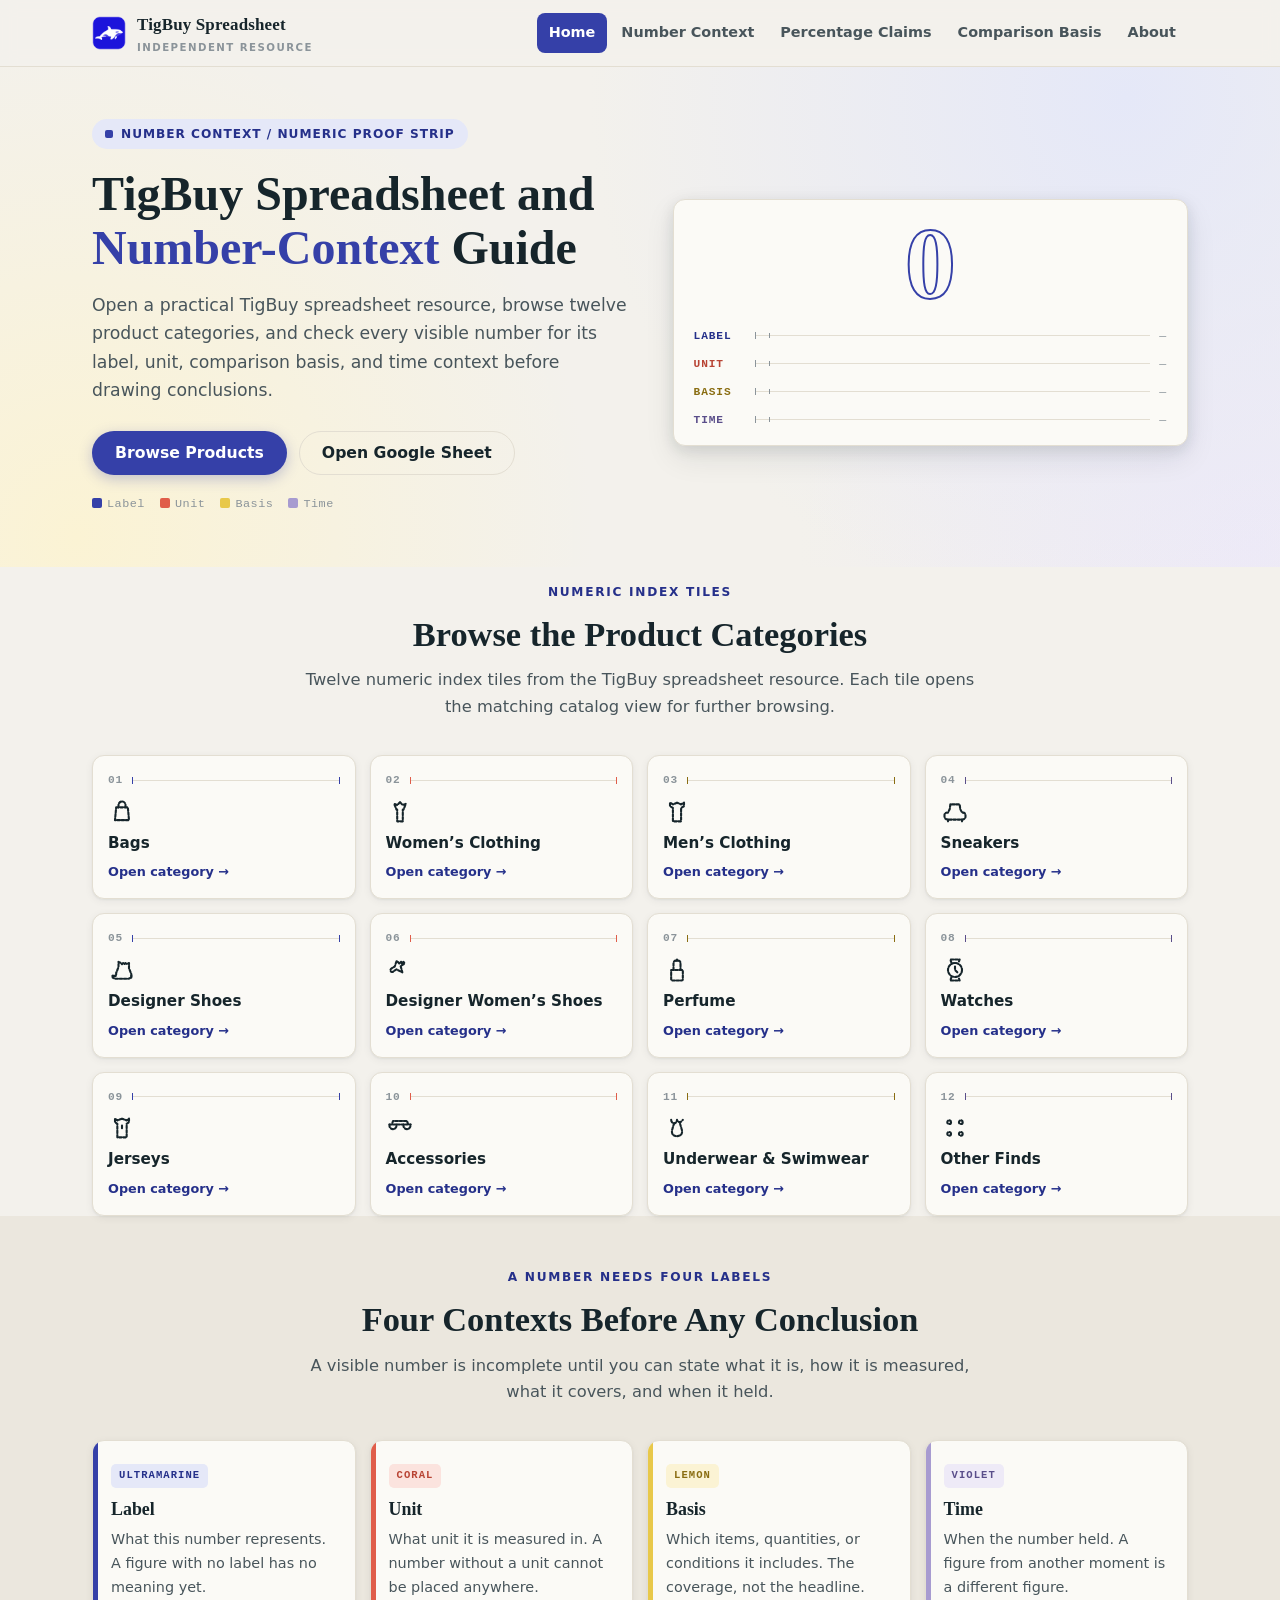
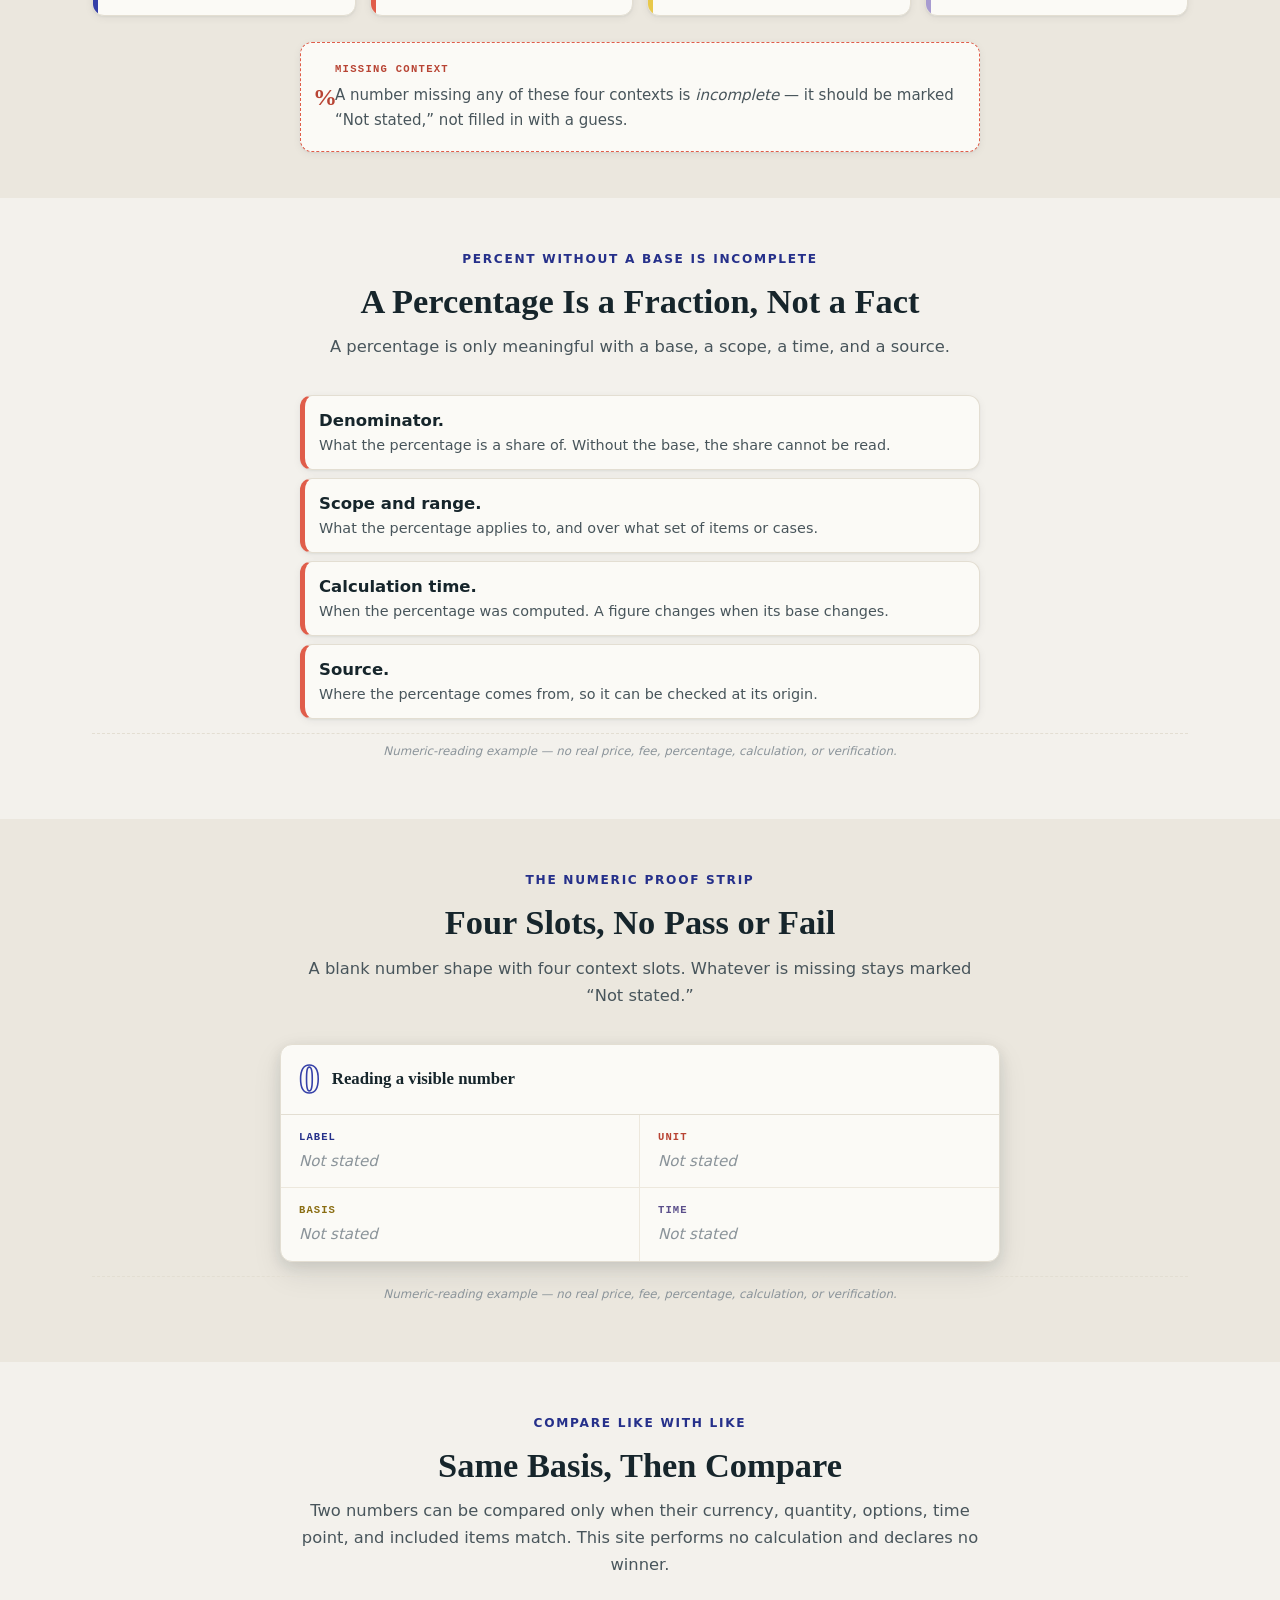
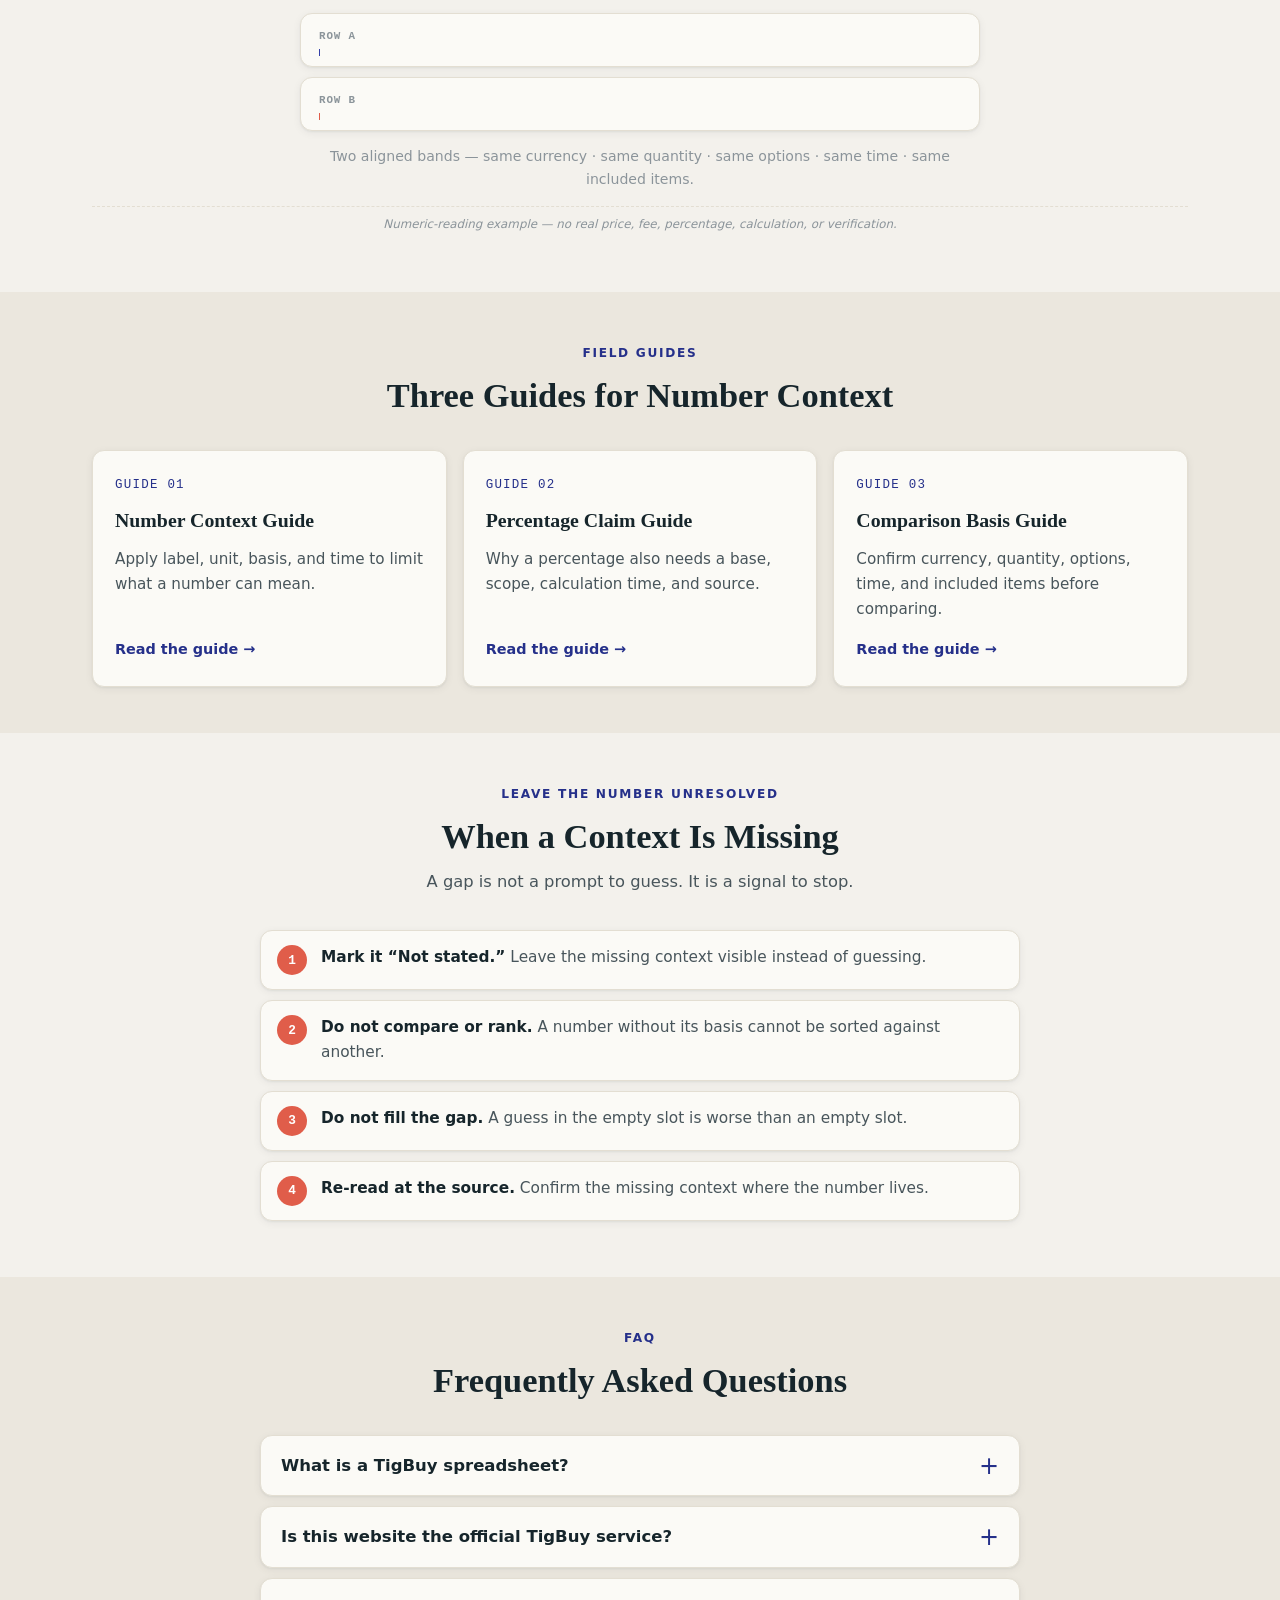
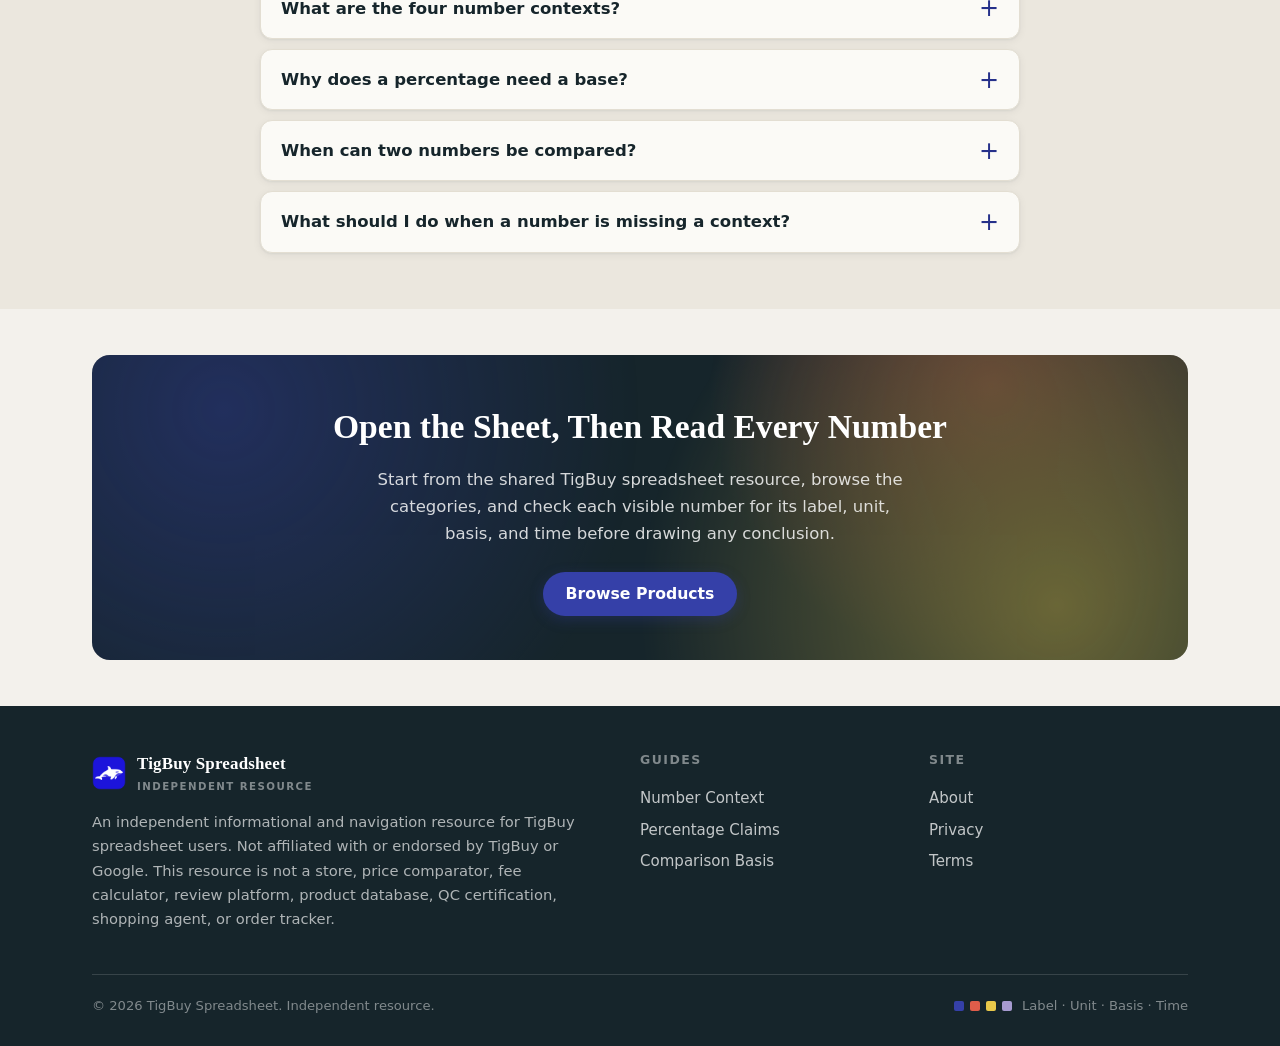
<file: index.html>
<!DOCTYPE html>
<html lang="en">
<head>
  <meta charset="UTF-8">
  <meta name="viewport" content="width=device-width, initial-scale=1.0">
  <script charset="UTF-8" id="LA_COLLECT" src="//sdk.51.la/js-sdk-pro.min.js"></script>
  <script>LA.init({id:"3R7KyZ6nqq0NWQsc",ck:"3R7KyZ6nqq0NWQsc"})</script>
  <meta name="google-site-verification" content="XJH5bWyu3Ub_fdbfXnCgktieLxeAN7sLbtjSL6n2SaM" />
  <title>TigBuy Spreadsheet &amp; Number-Context Guide | Independent</title>
  <meta name="description" content="Open a practical TigBuy spreadsheet resource, browse categories, and check every number for its label, unit, comparison basis, and time context.">
  <link rel="canonical" href="https://repglide.github.io/tigbuy-spreadsheet/">
  <link rel="icon" type="image/png" href="./assets/images/favicon.png">
  <link rel="stylesheet" href="./assets/css/styles.css">

  <!-- Open Graph / Twitter -->
  <meta property="og:type" content="website">
  <meta property="og:url" content="https://repglide.github.io/tigbuy-spreadsheet/">
  <meta property="og:title" content="TigBuy Spreadsheet &amp; Number-Context Guide | Independent">
  <meta property="og:description" content="Open a practical TigBuy spreadsheet resource, browse categories, and check every number for its label, unit, comparison basis, and time context.">
  <meta name="twitter:card" content="summary">
  <meta name="twitter:title" content="TigBuy Spreadsheet &amp; Number-Context Guide | Independent">
  <meta name="twitter:description" content="Open a practical TigBuy spreadsheet resource, browse categories, and check every number for its label, unit, comparison basis, and time context.">

  <!-- JSON-LD Structured Data -->
  <script type="application/ld+json">
  {
    "@context": "https://schema.org",
    "@graph": [
      {
        "@type": "WebSite",
        "@id": "https://repglide.github.io/tigbuy-spreadsheet/#website",
        "url": "https://repglide.github.io/tigbuy-spreadsheet/",
        "name": "TigBuy Spreadsheet & Number-Context Guide",
        "description": "Independent directory and informational guide for TigBuy spreadsheet users, built around number context: label, unit, comparison basis, and time."
      },
      {
        "@type": "WebPage",
        "@id": "https://repglide.github.io/tigbuy-spreadsheet/#webpage",
        "url": "https://repglide.github.io/tigbuy-spreadsheet/",
        "name": "TigBuy Spreadsheet and Number-Context Guide",
        "isPartOf": { "@id": "https://repglide.github.io/tigbuy-spreadsheet/#website" },
        "description": "Open a practical TigBuy spreadsheet resource, browse categories, and check every number for its label, unit, comparison basis, and time context."
      },
      {
        "@type": "FAQPage",
        "mainEntity": [
          {
            "@type": "Question",
            "name": "What is a TigBuy spreadsheet?",
            "acceptedAnswer": {
              "@type": "Answer",
              "text": "A TigBuy spreadsheet is a shared document that compiles listing references, category groupings, and product links for use with agent shopping services. It is a pointer to browse and re-check, not an official, live, or complete product catalog."
            }
          },
          {
            "@type": "Question",
            "name": "Is this website the official TigBuy service?",
            "acceptedAnswer": {
              "@type": "Answer",
              "text": "No. This website is an independent informational and navigation resource. It is not affiliated with, endorsed by, or operated by TigBuy or Google."
            }
          },
          {
            "@type": "Question",
            "name": "What are the four number contexts?",
            "acceptedAnswer": {
              "@type": "Answer",
              "text": "Label says what the number represents, Unit says how it is measured, Basis says which items, quantities, or conditions it includes, and Time says when it held. A number missing any of these is incomplete."
            }
          },
          {
            "@type": "Question",
            "name": "Why does a percentage need a base?",
            "acceptedAnswer": {
              "@type": "Answer",
              "text": "A percentage is only meaningful with a denominator, a scope or range it applies to, the time it was calculated, and its source. Without a base, a percentage is incomplete and cannot be ranked."
            }
          },
          {
            "@type": "Question",
            "name": "When can two numbers be compared?",
            "acceptedAnswer": {
              "@type": "Answer",
              "text": "Only when their currency, quantity, options, time point, and included items all match. Numbers that differ in any of these cannot be directly sorted or ranked."
            }
          },
          {
            "@type": "Question",
            "name": "What should I do when a number is missing a context?",
            "acceptedAnswer": {
              "@type": "Answer",
              "text": "Leave it unresolved and mark the missing context as not stated. Do not fill in the gap with a guess, and do not compare or rank the number until its contexts are known."
            }
          }
        ]
      }
    ]
  }
  </script>
</head>
<body>
  <a href="#main-content" class="skip-link">Skip to main content</a>

  <!-- Header -->
  <header class="site-header">
    <div class="container header-inner">
      <a href="./index.html" class="brand" aria-label="TigBuy Spreadsheet Home">
        <img src="./assets/images/logo.png" alt="TigBuy logo" width="34" height="34">
        <span class="brand-name">TigBuy Spreadsheet<small>Independent Resource</small></span>
      </a>
      <button class="mobile-nav-toggle" aria-expanded="false" aria-label="Toggle navigation menu">
        <svg viewBox="0 0 24 24" fill="none" stroke="currentColor" stroke-width="2" width="22" height="22"><line x1="3" y1="6" x2="21" y2="6"></line><line x1="3" y1="12" x2="21" y2="12"></line><line x1="3" y1="18" x2="21" y2="18"></line></svg>
      </button>
      <nav class="main-nav" aria-label="Primary Navigation">
        <ul>
          <li><a href="./index.html" class="active">Home</a></li>
          <li><a href="./number-context-guide/">Number Context</a></li>
          <li><a href="./percentage-claim-guide/">Percentage Claims</a></li>
          <li><a href="./comparison-basis-guide/">Comparison Basis</a></li>
          <li><a href="./about/">About</a></li>
        </ul>
      </nav>
    </div>
  </header>

  <main id="main-content">
    <!-- Hero -->
    <section class="hero-section">
      <div class="container hero-grid">
        <div>
          <span class="hero-badge">Number Context / Numeric Proof Strip</span>
          <h1 class="hero-title">TigBuy Spreadsheet and <em>Number-Context</em> Guide</h1>
          <p class="hero-description">Open a practical TigBuy spreadsheet resource, browse twelve product categories, and check every visible number for its label, unit, comparison basis, and time context before drawing conclusions.</p>
          <div class="hero-actions">
            <a href="https://repglide.com/?agent=tigbuy" class="btn btn-primary" target="_blank" rel="nofollow noopener">Browse Products</a>
            <a href="https://docs.google.com/spreadsheets/d/1qA8SBpkVlHDbQg7f95CUoy2KGqA7FH01/edit?usp=sharing&amp;ouid=102900013243329745539&amp;rtpof=true&amp;sd=true" class="btn btn-ghost" target="_blank" rel="noopener">Open Google Sheet</a>
          </div>
          <p class="hero-ctx-note"><span style="background:var(--ultra)"></span>Label&nbsp;&nbsp;<span style="background:var(--coral)"></span>Unit&nbsp;&nbsp;<span style="background:var(--lemon)"></span>Basis&nbsp;&nbsp;<span style="background:var(--violet)"></span>Time</p>
        </div>
        <div class="hero-visual" aria-hidden="true">
          <div class="hero-strip">
            <div class="big-num">0</div>
            <div class="ctx-lines">
              <div class="ctx-line"><span class="ctx-label c-label">Label</span><span class="ctx-baseline"></span><span class="ctx-gap">—</span></div>
              <div class="ctx-line"><span class="ctx-label c-unit">Unit</span><span class="ctx-baseline"></span><span class="ctx-gap">—</span></div>
              <div class="ctx-line"><span class="ctx-label c-basis">Basis</span><span class="ctx-baseline"></span><span class="ctx-gap">—</span></div>
              <div class="ctx-line"><span class="ctx-label c-time">Time</span><span class="ctx-baseline"></span><span class="ctx-gap">—</span></div>
            </div>
          </div>
        </div>
      </div>
    </section>

    <!-- Product Categories (immediately after Hero) -->
    <section class="categories-section" id="categories" aria-labelledby="cat-heading">
      <div class="container">
        <div class="section-header">
          <span class="eyebrow">Numeric Index Tiles</span>
          <h2 class="section-title" id="cat-heading">Browse the Product Categories</h2>
          <p class="section-lead">Twelve numeric index tiles from the TigBuy spreadsheet resource. Each tile opens the matching catalog view for further browsing.</p>
        </div>

        <div class="tile-grid">
          <a class="index-tile" href="https://repglide.com/category/bags?agent=tigbuy" target="_blank" rel="nofollow noopener">
            <span class="tile-top"><span class="tile-num">01</span><span class="tile-tick t1"></span></span>
            <span class="tile-icon" aria-hidden="true"><svg viewBox="0 0 24 24" fill="none" stroke="currentColor" stroke-width="1.8" stroke-linecap="round" stroke-linejoin="round" stroke-dasharray="2.2 1.4"><path d="M7 8h10l1 11H6L7 8Z"/><path d="M9 8V6a3 3 0 0 1 6 0v2"/></svg></span>
            <span class="tile-name">Bags</span>
            <span class="tile-arrow">Open category →</span>
          </a>
          <a class="index-tile" href="https://repglide.com/category/womens-clothing?agent=tigbuy" target="_blank" rel="nofollow noopener">
            <span class="tile-top"><span class="tile-num">02</span><span class="tile-tick t2"></span></span>
            <span class="tile-icon" aria-hidden="true"><svg viewBox="0 0 24 24" fill="none" stroke="currentColor" stroke-width="1.8" stroke-linecap="round" stroke-linejoin="round" stroke-dasharray="2.2 1.4"><path d="M12 3.5 9.8 6 7 5l2 5h.6V20h4.8V10H15l2-5-2.8 1L12 3.5Z"/></svg></span>
            <span class="tile-name">Women&rsquo;s Clothing</span>
            <span class="tile-arrow">Open category →</span>
          </a>
          <a class="index-tile" href="https://repglide.com/category/mens-clothing?agent=tigbuy" target="_blank" rel="nofollow noopener">
            <span class="tile-top"><span class="tile-num">03</span><span class="tile-tick t3"></span></span>
            <span class="tile-icon" aria-hidden="true"><svg viewBox="0 0 24 24" fill="none" stroke="currentColor" stroke-width="1.8" stroke-linecap="round" stroke-linejoin="round" stroke-dasharray="2.2 1.4"><path d="M12 4 8.5 5.5 6 4v3l2.5 1.5V20h7V8.5L18 7V4l-2.5 1.5L12 4Z"/></svg></span>
            <span class="tile-name">Men&rsquo;s Clothing</span>
            <span class="tile-arrow">Open category →</span>
          </a>
          <a class="index-tile" href="https://repglide.com/category/sneakers?agent=tigbuy" target="_blank" rel="nofollow noopener">
            <span class="tile-top"><span class="tile-num">04</span><span class="tile-tick t4"></span></span>
            <span class="tile-icon" aria-hidden="true"><svg viewBox="0 0 24 24" fill="none" stroke="currentColor" stroke-width="1.8" stroke-linecap="round" stroke-linejoin="round" stroke-dasharray="2.2 1.4"><path d="M3 16v-1.5c0-1 1-2 2-2h1l1.5-3L8 5.5h8l.5 4L18 12.5h1c1 0 2 1 2 2V16c0 1.5-1.5 2.5-3 2.5H6c-1.5 0-3-1-3-2.5Z"/><path d="M6 18.5V20M18 18.5V20"/></svg></span>
            <span class="tile-name">Sneakers</span>
            <span class="tile-arrow">Open category →</span>
          </a>
          <a class="index-tile" href="https://repglide.com/category/designer-shoes?agent=tigbuy" target="_blank" rel="nofollow noopener">
            <span class="tile-top"><span class="tile-num">05</span><span class="tile-tick t1"></span></span>
            <span class="tile-icon" aria-hidden="true"><svg viewBox="0 0 24 24" fill="none" stroke="currentColor" stroke-width="1.8" stroke-linecap="round" stroke-linejoin="round" stroke-dasharray="2.2 1.4"><path d="M4 17c0 1.5 1.5 2.5 3 2.5h10c1.5 0 3-1 3-2.5v-1.5l-2-5V6l-2 1-1-1-1 1-1-1-1 1-1-1-2-1v4.5l-2 5V17Z"/><path d="M4 17v1.5M20 17v1.5"/></svg></span>
            <span class="tile-name">Designer Shoes</span>
            <span class="tile-arrow">Open category →</span>
          </a>
          <a class="index-tile" href="https://repglide.com/category/designer-womens-shoes?agent=tigbuy" target="_blank" rel="nofollow noopener">
            <span class="tile-top"><span class="tile-num">06</span><span class="tile-tick t2"></span></span>
            <span class="tile-icon" aria-hidden="true"><svg viewBox="0 0 24 24" fill="none" stroke="currentColor" stroke-width="1.8" stroke-linecap="round" stroke-linejoin="round" stroke-dasharray="2.2 1.4"><path d="M9 4.5 7.5 9 5 10.5c-1 .5-1.5 1.5-1 2.5s2 1 2.5 0L9 11.5 14 14l-1.5-5.5L16 6.5 15 5l-1.5 1.5L13 5l-1.5 1.5L10 5 9 4.5Z"/></svg></span>
            <span class="tile-name">Designer Women&rsquo;s Shoes</span>
            <span class="tile-arrow">Open category →</span>
          </a>
          <a class="index-tile" href="https://repglide.com/category/perfume?agent=tigbuy" target="_blank" rel="nofollow noopener">
            <span class="tile-top"><span class="tile-num">07</span><span class="tile-tick t3"></span></span>
            <span class="tile-icon" aria-hidden="true"><svg viewBox="0 0 24 24" fill="none" stroke="currentColor" stroke-width="1.8" stroke-linecap="round" stroke-linejoin="round" stroke-dasharray="2.2 1.4"><path d="M9 12V6a2 2 0 0 1 2-2h2a2 2 0 0 1 2 2v6"/><path d="M7 12h10v8a1 1 0 0 1-1 1H8a1 1 0 0 1-1-1v-8Z"/><path d="M12 4V3"/></svg></span>
            <span class="tile-name">Perfume</span>
            <span class="tile-arrow">Open category →</span>
          </a>
          <a class="index-tile" href="https://repglide.com/category/watches?agent=tigbuy" target="_blank" rel="nofollow noopener">
            <span class="tile-top"><span class="tile-num">08</span><span class="tile-tick t4"></span></span>
            <span class="tile-icon" aria-hidden="true"><svg viewBox="0 0 24 24" fill="none" stroke="currentColor" stroke-width="1.8" stroke-linecap="round" stroke-linejoin="round" stroke-dasharray="2.2 1.4"><circle cx="12" cy="12" r="6"/><path d="M12 9v3l2 2"/><path d="M9 6 8 3h8l-1 3"/><path d="M9 18l-1 3h8l-1-3"/></svg></span>
            <span class="tile-name">Watches</span>
            <span class="tile-arrow">Open category →</span>
          </a>
          <a class="index-tile" href="https://repglide.com/category/jerseys?agent=tigbuy" target="_blank" rel="nofollow noopener">
            <span class="tile-top"><span class="tile-num">09</span><span class="tile-tick t1"></span></span>
            <span class="tile-icon" aria-hidden="true"><svg viewBox="0 0 24 24" fill="none" stroke="currentColor" stroke-width="1.8" stroke-linecap="round" stroke-linejoin="round" stroke-dasharray="2.2 1.4"><path d="M12 4 8 5.5 6 4v3l2 1.5V20h8V8.5L18 7V4l-2 1.5L12 4Z"/><path d="M12 10v3"/></svg></span>
            <span class="tile-name">Jerseys</span>
            <span class="tile-arrow">Open category →</span>
          </a>
          <a class="index-tile" href="https://repglide.com/category/accessories?agent=tigbuy" target="_blank" rel="nofollow noopener">
            <span class="tile-top"><span class="tile-num">10</span><span class="tile-tick t2"></span></span>
            <span class="tile-icon" aria-hidden="true"><svg viewBox="0 0 24 24" fill="none" stroke="currentColor" stroke-width="1.8" stroke-linecap="round" stroke-linejoin="round" stroke-dasharray="2.2 1.4"><path d="M3 9h2l1-3h12l1 3h2"/><path d="M3 9v1a3 3 0 0 0 6 0V9"/><path d="M15 9v1a3 3 0 0 0 6 0V9"/><path d="M6 9h12"/></svg></span>
            <span class="tile-name">Accessories</span>
            <span class="tile-arrow">Open category →</span>
          </a>
          <a class="index-tile" href="https://repglide.com/category/underwear-swimwear?agent=tigbuy" target="_blank" rel="nofollow noopener">
            <span class="tile-top"><span class="tile-num">11</span><span class="tile-tick t3"></span></span>
            <span class="tile-icon" aria-hidden="true"><svg viewBox="0 0 24 24" fill="none" stroke="currentColor" stroke-width="1.8" stroke-linecap="round" stroke-linejoin="round" stroke-dasharray="2.2 1.4"><path d="M7 5c0 2 1.5 3 2.5 3S12 7 12 5c0 1 1.5 2 2.5 2S17 5 17 5"/><path d="M9.5 8 8 13c-1 3 0 6 4 6s5-3 4-6l-1.5-5"/></svg></span>
            <span class="tile-name">Underwear &amp; Swimwear</span>
            <span class="tile-arrow">Open category →</span>
          </a>
          <a class="index-tile" href="https://repglide.com/category/other?agent=tigbuy" target="_blank" rel="nofollow noopener">
            <span class="tile-top"><span class="tile-num">12</span><span class="tile-tick t4"></span></span>
            <span class="tile-icon" aria-hidden="true"><svg viewBox="0 0 24 24" fill="none" stroke="currentColor" stroke-width="1.8" stroke-linecap="round" stroke-linejoin="round" stroke-dasharray="2.2 1.4"><circle cx="7" cy="7" r="1.6"/><circle cx="17" cy="7" r="1.6"/><circle cx="7" cy="17" r="1.6"/><circle cx="17" cy="17" r="1.6"/></svg></span>
            <span class="tile-name">Other Finds</span>
            <span class="tile-arrow">Open category →</span>
          </a>
        </div>
      </div>
    </section>

    <!-- A Number Needs Four Labels -->
    <section class="section section-alt" id="contexts" aria-labelledby="ctx-heading">
      <div class="container">
        <div class="section-header">
          <span class="eyebrow">A Number Needs Four Labels</span>
          <h2 class="section-title" id="ctx-heading">Four Contexts Before Any Conclusion</h2>
          <p class="section-lead">A visible number is incomplete until you can state what it is, how it is measured, what it covers, and when it held.</p>
        </div>

        <div class="ctx-grid">
          <div class="ctx-card c-label">
            <span class="ctx-notch" aria-hidden="true"></span>
            <span class="ctx-tag">Ultramarine</span>
            <h3>Label</h3>
            <p>What this number represents. A figure with no label has no meaning yet.</p>
          </div>
          <div class="ctx-card c-unit">
            <span class="ctx-notch" aria-hidden="true"></span>
            <span class="ctx-tag">Coral</span>
            <h3>Unit</h3>
            <p>What unit it is measured in. A number without a unit cannot be placed anywhere.</p>
          </div>
          <div class="ctx-card c-basis">
            <span class="ctx-notch" aria-hidden="true"></span>
            <span class="ctx-tag">Lemon</span>
            <h3>Basis</h3>
            <p>Which items, quantities, or conditions it includes. The coverage, not the headline.</p>
          </div>
          <div class="ctx-card c-time">
            <span class="ctx-notch" aria-hidden="true"></span>
            <span class="ctx-tag">Violet</span>
            <h3>Time</h3>
            <p>When the number held. A figure from another moment is a different figure.</p>
          </div>
        </div>

        <div class="percent-note" style="margin-top:26px;">
          <span class="pn-label">Missing context</span>
          <p>A number missing any of these four contexts is <em>incomplete</em> — it should be marked &ldquo;Not stated,&rdquo; not filled in with a guess.</p>
        </div>
      </div>
    </section>

    <!-- Percent Without a Base Is Incomplete -->
    <section class="section" id="percent" aria-labelledby="pc-heading">
      <div class="container">
        <div class="section-header">
          <span class="eyebrow">Percent Without a Base Is Incomplete</span>
          <h2 class="section-title" id="pc-heading">A Percentage Is a Fraction, Not a Fact</h2>
          <p class="section-lead">A percentage is only meaningful with a base, a scope, a time, and a source.</p>
        </div>
        <ul class="percent-list">
          <li><div><strong>Denominator.</strong><p>What the percentage is a share of. Without the base, the share cannot be read.</p></div></li>
          <li><div><strong>Scope and range.</strong><p>What the percentage applies to, and over what set of items or cases.</p></div></li>
          <li><div><strong>Calculation time.</strong><p>When the percentage was computed. A figure changes when its base changes.</p></div></li>
          <li><div><strong>Source.</strong><p>Where the percentage comes from, so it can be checked at its origin.</p></div></li>
        </ul>
        <p class="example-flag" style="display:block;text-align:center;">Numeric-reading example — no real price, fee, percentage, calculation, or verification.</p>
      </div>
    </section>

    <!-- The Numeric Proof Strip -->
    <section class="section section-alt" id="proof-strip" aria-labelledby="ps-heading">
      <div class="container">
        <div class="section-header">
          <span class="eyebrow">The Numeric Proof Strip</span>
          <h2 class="section-title" id="ps-heading">Four Slots, No Pass or Fail</h2>
          <p class="section-lead">A blank number shape with four context slots. Whatever is missing stays marked &ldquo;Not stated.&rdquo;</p>
        </div>

        <div class="proof-strip">
          <div class="ps-head"><span class="strip-num">0</span><h3>Reading a visible number</h3></div>
          <div class="strip-slots">
            <div class="slot s-label"><span class="slot-label">Label</span><span class="slot-value missing">Not stated</span></div>
            <div class="slot s-unit"><span class="slot-label">Unit</span><span class="slot-value missing">Not stated</span></div>
            <div class="slot s-basis"><span class="slot-label">Basis</span><span class="slot-value missing">Not stated</span></div>
            <div class="slot s-time"><span class="slot-label">Time</span><span class="slot-value missing">Not stated</span></div>
          </div>
        </div>
        <p class="example-flag" style="display:block;text-align:center;">Numeric-reading example — no real price, fee, percentage, calculation, or verification.</p>
      </div>
    </section>

    <!-- Compare Like With Like -->
    <section class="section" id="compare" aria-labelledby="cmp-heading">
      <div class="container">
        <div class="section-header">
          <span class="eyebrow">Compare Like With Like</span>
          <h2 class="section-title" id="cmp-heading">Same Basis, Then Compare</h2>
          <p class="section-lead">Two numbers can be compared only when their currency, quantity, options, time point, and included items match. This site performs no calculation and declares no winner.</p>
        </div>

        <div class="comparison">
          <div class="comp-rail rail-a"><span class="comp-tag">Row A</span><span class="comp-line"></span></div>
          <div class="comp-rail rail-b"><span class="comp-tag">Row B</span><span class="comp-line"></span></div>
          <p class="comp-note">Two aligned bands — same currency · same quantity · same options · same time · same included items.</p>
        </div>
        <p class="example-flag" style="display:block;text-align:center;">Numeric-reading example — no real price, fee, percentage, calculation, or verification.</p>
      </div>
    </section>

    <!-- Guide entries -->
    <section class="section section-alt" id="guides" aria-labelledby="guides-heading">
      <div class="container">
        <div class="section-header">
          <span class="eyebrow">Field Guides</span>
          <h2 class="section-title" id="guides-heading">Three Guides for Number Context</h2>
        </div>
        <div class="guide-grid">
          <a class="guide-card" href="./number-context-guide/">
            <span class="guide-num">GUIDE 01</span>
            <h3>Number Context Guide</h3>
            <p>Apply label, unit, basis, and time to limit what a number can mean.</p>
            <span class="guide-cta">Read the guide →</span>
          </a>
          <a class="guide-card" href="./percentage-claim-guide/">
            <span class="guide-num">GUIDE 02</span>
            <h3>Percentage Claim Guide</h3>
            <p>Why a percentage also needs a base, scope, calculation time, and source.</p>
            <span class="guide-cta">Read the guide →</span>
          </a>
          <a class="guide-card" href="./comparison-basis-guide/">
            <span class="guide-num">GUIDE 03</span>
            <h3>Comparison Basis Guide</h3>
            <p>Confirm currency, quantity, options, time, and included items before comparing.</p>
            <span class="guide-cta">Read the guide →</span>
          </a>
        </div>
      </div>
    </section>

    <!-- Leave the Number Unresolved -->
    <section class="section" id="unresolved" aria-labelledby="ur-heading">
      <div class="container">
        <div class="section-header">
          <span class="eyebrow">Leave the Number Unresolved</span>
          <h2 class="section-title" id="ur-heading">When a Context Is Missing</h2>
          <p class="section-lead">A gap is not a prompt to guess. It is a signal to stop.</p>
        </div>
        <ul class="log-list">
          <li><span class="log-flag">1</span><p><strong>Mark it &ldquo;Not stated.&rdquo;</strong> Leave the missing context visible instead of guessing.</p></li>
          <li><span class="log-flag">2</span><p><strong>Do not compare or rank.</strong> A number without its basis cannot be sorted against another.</p></li>
          <li><span class="log-flag">3</span><p><strong>Do not fill the gap.</strong> A guess in the empty slot is worse than an empty slot.</p></li>
          <li><span class="log-flag">4</span><p><strong>Re-read at the source.</strong> Confirm the missing context where the number lives.</p></li>
        </ul>
      </div>
    </section>

    <!-- FAQ -->
    <section class="section section-alt" id="faq" aria-labelledby="faq-heading">
      <div class="container">
        <div class="section-header">
          <span class="eyebrow">FAQ</span>
          <h2 class="section-title" id="faq-heading">Frequently Asked Questions</h2>
        </div>
        <div class="faq-list">
          <details class="faq-item">
            <summary>What is a TigBuy spreadsheet?</summary>
            <div class="faq-body"><p>A TigBuy spreadsheet is a shared document that compiles listing references, category groupings, and product links for use with agent shopping services. It is a pointer to browse and re-check, not an official, live, or complete product catalog.</p></div>
          </details>
          <details class="faq-item">
            <summary>Is this website the official TigBuy service?</summary>
            <div class="faq-body"><p>No. This website is an independent informational and navigation resource. It is not affiliated with, endorsed by, or operated by TigBuy or Google.</p></div>
          </details>
          <details class="faq-item">
            <summary>What are the four number contexts?</summary>
            <div class="faq-body"><p>Label says what the number represents, Unit says how it is measured, Basis says which items, quantities, or conditions it includes, and Time says when it held. A number missing any of these is incomplete.</p></div>
          </details>
          <details class="faq-item">
            <summary>Why does a percentage need a base?</summary>
            <div class="faq-body"><p>A percentage is only meaningful with a denominator, a scope or range it applies to, the time it was calculated, and its source. Without a base, a percentage is incomplete and cannot be ranked.</p></div>
          </details>
          <details class="faq-item">
            <summary>When can two numbers be compared?</summary>
            <div class="faq-body"><p>Only when their currency, quantity, options, time point, and included items all match. Numbers that differ in any of these cannot be directly sorted or ranked.</p></div>
          </details>
          <details class="faq-item">
            <summary>What should I do when a number is missing a context?</summary>
            <div class="faq-body"><p>Leave it unresolved and mark the missing context as not stated. Do not fill in the gap with a guess, and do not compare or rank the number until its contexts are known.</p></div>
          </details>
        </div>
      </div>
    </section>

    <!-- Final CTA -->
    <section class="section" aria-labelledby="cta-heading">
      <div class="container">
        <div class="final-cta">
          <h2 id="cta-heading">Open the Sheet, Then Read Every Number</h2>
          <p>Start from the shared TigBuy spreadsheet resource, browse the categories, and check each visible number for its label, unit, basis, and time before drawing any conclusion.</p>
          <a href="https://repglide.com/?agent=tigbuy" class="btn btn-primary" target="_blank" rel="nofollow noopener">Browse Products</a>
        </div>
      </div>
    </section>
  </main>

  <!-- Footer -->
  <footer class="site-footer">
    <div class="container">
      <div class="footer-grid">
        <div class="footer-brand">
          <a href="./index.html" class="brand" aria-label="TigBuy Spreadsheet Home">
            <img src="./assets/images/logo.png" alt="TigBuy logo" width="30" height="30">
            <span class="brand-name">TigBuy Spreadsheet<small>Independent Resource</small></span>
          </a>
          <p>An independent informational and navigation resource for TigBuy spreadsheet users. Not affiliated with or endorsed by TigBuy or Google. This resource is not a store, price comparator, fee calculator, review platform, product database, QC certification, shopping agent, or order tracker.</p>
        </div>
        <div class="footer-col">
          <h4>Guides</h4>
          <ul>
            <li><a href="./number-context-guide/">Number Context</a></li>
            <li><a href="./percentage-claim-guide/">Percentage Claims</a></li>
            <li><a href="./comparison-basis-guide/">Comparison Basis</a></li>
          </ul>
        </div>
        <div class="footer-col">
          <h4>Site</h4>
          <ul>
            <li><a href="./about/">About</a></li>
            <li><a href="./privacy/">Privacy</a></li>
            <li><a href="./terms/">Terms</a></li>
          </ul>
        </div>
      </div>
      <div class="footer-bottom">
        <span>&copy; <span id="year">2026</span> TigBuy Spreadsheet. Independent resource.</span>
        <span class="ctx-swatch-row"><i style="background:var(--ultra)"></i><i style="background:var(--coral)"></i><i style="background:var(--lemon)"></i><i style="background:var(--violet)"></i>&nbsp;Label · Unit · Basis · Time</span>
      </div>
    </div>
  </footer>

  <script src="./assets/js/main.js"></script>
</body>
</html>
</file>
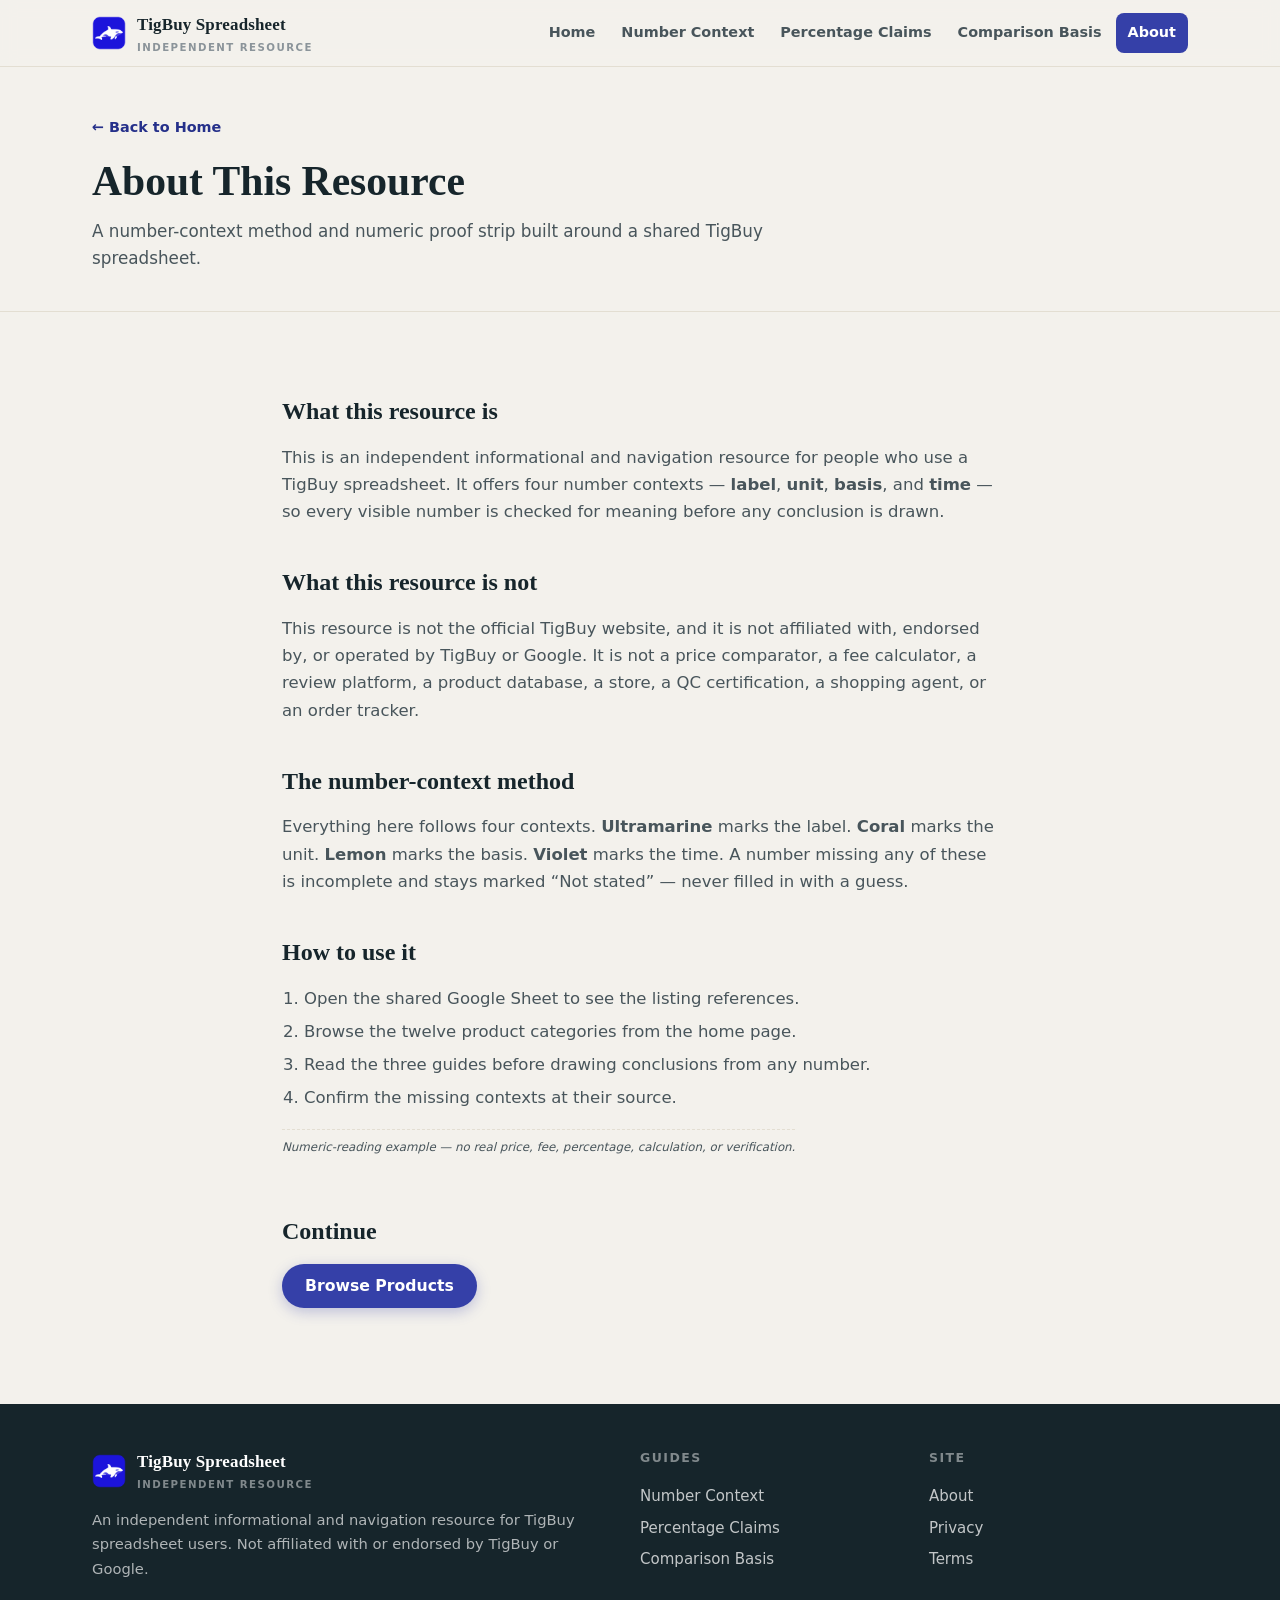
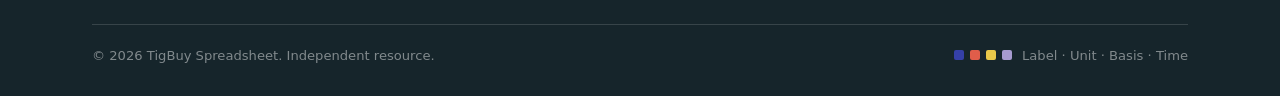
<file: about/index.html>
<!DOCTYPE html>
<html lang="en">
<head>
  <meta charset="UTF-8">
  <meta name="viewport" content="width=device-width, initial-scale=1.0">
  <title>About | TigBuy Spreadsheet</title>
  <meta name="description" content="About this independent TigBuy spreadsheet resource: a number-context method and numeric proof strip, not an official TigBuy service.">
  <link rel="canonical" href="https://repglide.github.io/tigbuy-spreadsheet/about/">
  <link rel="icon" type="image/png" href="../assets/images/favicon.png">
  <link rel="stylesheet" href="../assets/css/styles.css">
  <meta name="robots" content="index, follow">
</head>
<body>
  <a href="#main-content" class="skip-link">Skip to main content</a>

  <header class="site-header">
    <div class="container header-inner">
      <a href="../index.html" class="brand" aria-label="TigBuy Spreadsheet Home">
        <img src="../assets/images/logo.png" alt="TigBuy logo" width="34" height="34">
        <span class="brand-name">TigBuy Spreadsheet<small>Independent Resource</small></span>
      </a>
      <button class="mobile-nav-toggle" aria-expanded="false" aria-label="Toggle navigation menu">
        <svg viewBox="0 0 24 24" fill="none" stroke="currentColor" stroke-width="2" width="22" height="22"><line x1="3" y1="6" x2="21" y2="6"></line><line x1="3" y1="12" x2="21" y2="12"></line><line x1="3" y1="18" x2="21" y2="18"></line></svg>
      </button>
      <nav class="main-nav" aria-label="Primary Navigation">
        <ul>
          <li><a href="../index.html">Home</a></li>
          <li><a href="../number-context-guide/">Number Context</a></li>
          <li><a href="../percentage-claim-guide/">Percentage Claims</a></li>
          <li><a href="../comparison-basis-guide/">Comparison Basis</a></li>
          <li><a href="../about/" class="active">About</a></li>
        </ul>
      </nav>
    </div>
  </header>

  <main id="main-content">
    <section class="page-hero">
      <div class="container">
        <a class="back-link" href="../index.html">← Back to Home</a>
        <h1>About This Resource</h1>
        <p>A number-context method and numeric proof strip built around a shared TigBuy spreadsheet.</p>
      </div>
    </section>

    <div class="article-paper">
      <div class="article-body">
        <h2>What this resource is</h2>
        <p>This is an independent informational and navigation resource for people who use a TigBuy spreadsheet. It offers four number contexts — <strong>label</strong>, <strong>unit</strong>, <strong>basis</strong>, and <strong>time</strong> — so every visible number is checked for meaning before any conclusion is drawn.</p>

        <h2>What this resource is not</h2>
        <p>This resource is not the official TigBuy website, and it is not affiliated with, endorsed by, or operated by TigBuy or Google. It is not a price comparator, a fee calculator, a review platform, a product database, a store, a QC certification, a shopping agent, or an order tracker.</p>

        <h2>The number-context method</h2>
        <p>Everything here follows four contexts. <strong>Ultramarine</strong> marks the label. <strong>Coral</strong> marks the unit. <strong>Lemon</strong> marks the basis. <strong>Violet</strong> marks the time. A number missing any of these is incomplete and stays marked &ldquo;Not stated&rdquo; — never filled in with a guess.</p>

        <h2>How to use it</h2>
        <ol>
          <li>Open the shared Google Sheet to see the listing references.</li>
          <li>Browse the twelve product categories from the home page.</li>
          <li>Read the three guides before drawing conclusions from any number.</li>
          <li>Confirm the missing contexts at their source.</li>
        </ol>

        <p class="example-flag">Numeric-reading example — no real price, fee, percentage, calculation, or verification.</p>

        <h2>Continue</h2>
        <p><a href="https://repglide.com/?agent=tigbuy" class="btn btn-primary" target="_blank" rel="nofollow noopener">Browse Products</a></p>
      </div>
    </div>
  </main>

  <footer class="site-footer">
    <div class="container">
      <div class="footer-grid">
        <div class="footer-brand">
          <a href="../index.html" class="brand" aria-label="TigBuy Spreadsheet Home">
            <img src="../assets/images/logo.png" alt="TigBuy logo" width="30" height="30">
            <span class="brand-name">TigBuy Spreadsheet<small>Independent Resource</small></span>
          </a>
          <p>An independent informational and navigation resource for TigBuy spreadsheet users. Not affiliated with or endorsed by TigBuy or Google.</p>
        </div>
        <div class="footer-col">
          <h4>Guides</h4>
          <ul>
            <li><a href="../number-context-guide/">Number Context</a></li>
            <li><a href="../percentage-claim-guide/">Percentage Claims</a></li>
            <li><a href="../comparison-basis-guide/">Comparison Basis</a></li>
          </ul>
        </div>
        <div class="footer-col">
          <h4>Site</h4>
          <ul>
            <li><a href="../about/">About</a></li>
            <li><a href="../privacy/">Privacy</a></li>
            <li><a href="../terms/">Terms</a></li>
          </ul>
        </div>
      </div>
      <div class="footer-bottom">
        <span>&copy; <span id="year">2026</span> TigBuy Spreadsheet. Independent resource.</span>
        <span class="ctx-swatch-row"><i style="background:var(--ultra)"></i><i style="background:var(--coral)"></i><i style="background:var(--lemon)"></i><i style="background:var(--violet)"></i>&nbsp;Label · Unit · Basis · Time</span>
      </div>
    </div>
  </footer>

  <script src="../assets/js/main.js"></script>
</body>
</html>
</file>
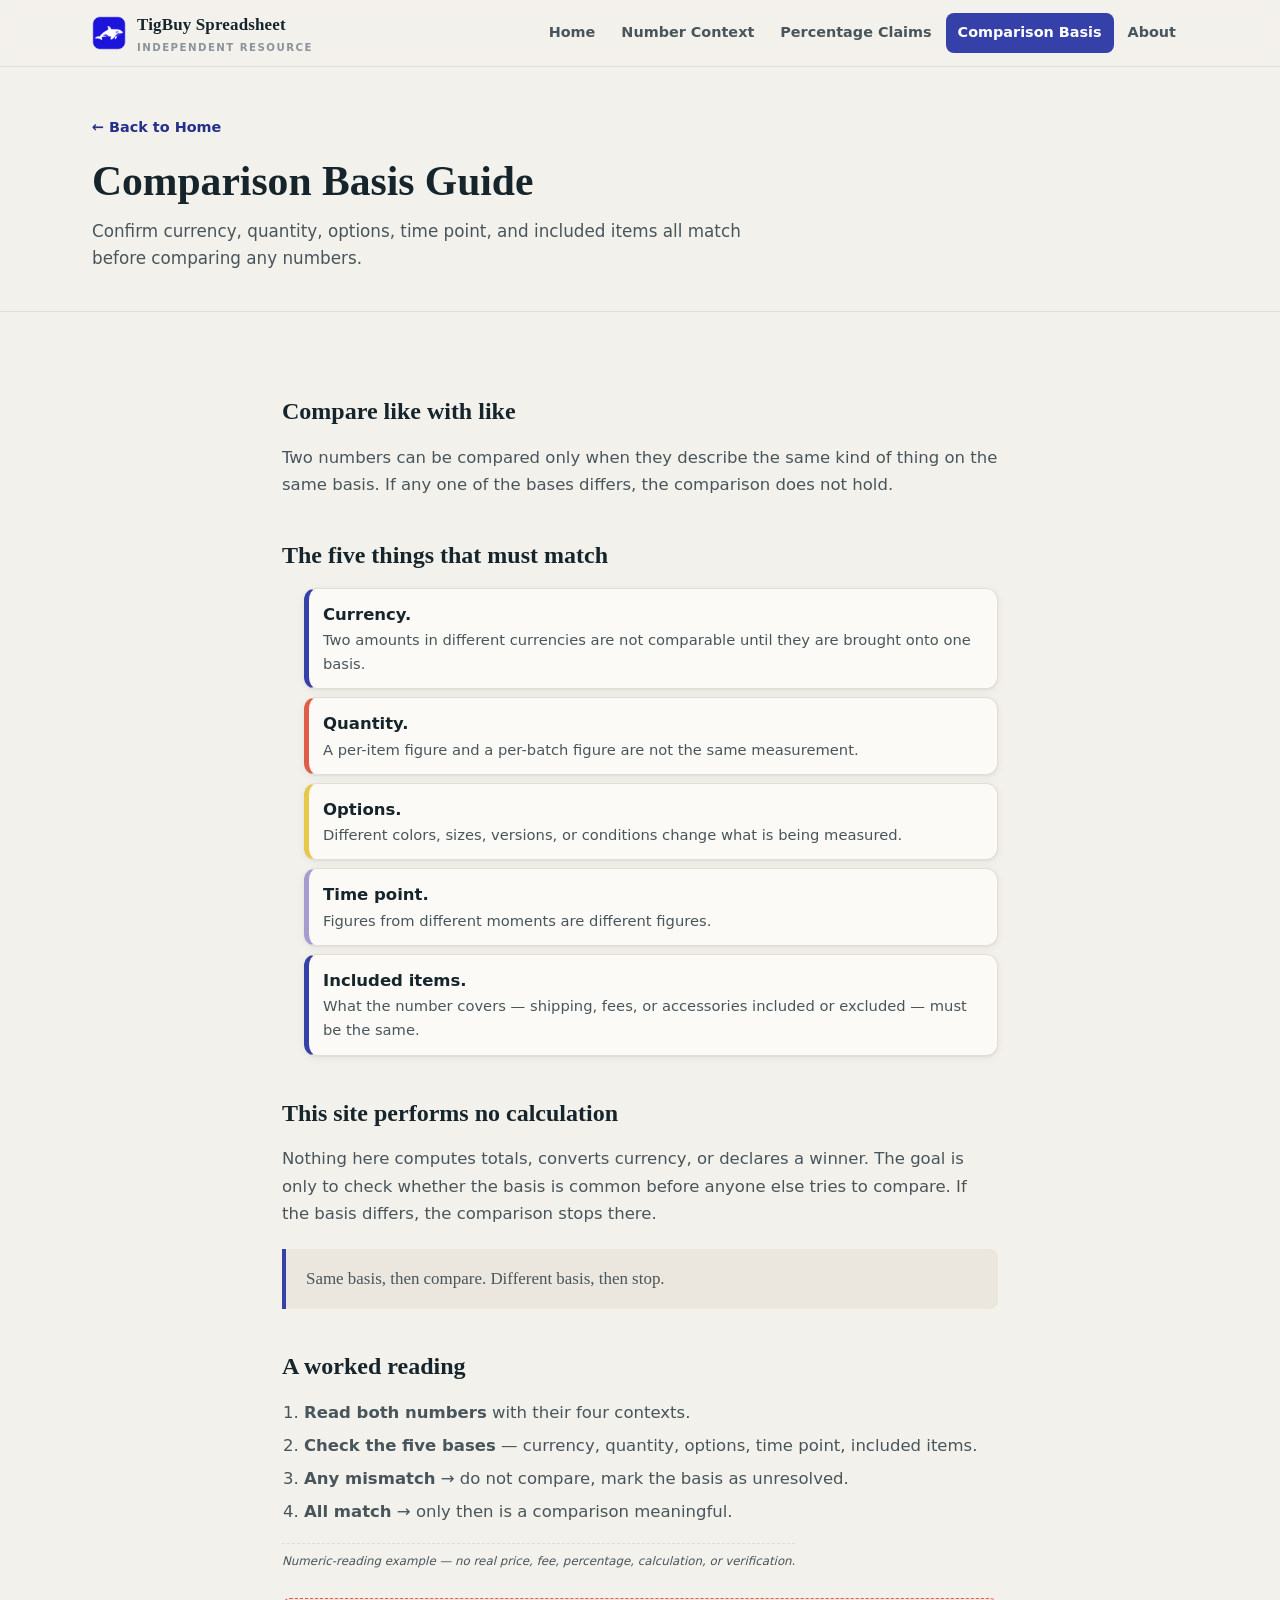
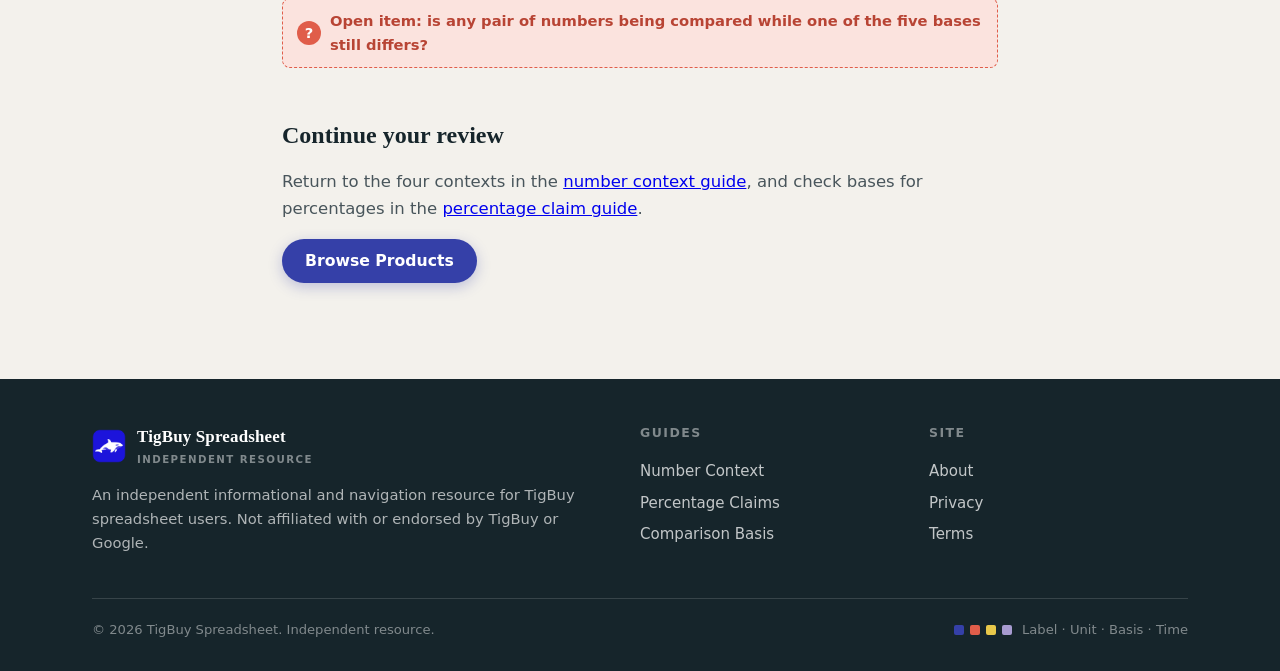
<file: comparison-basis-guide/index.html>
<!DOCTYPE html>
<html lang="en">
<head>
  <meta charset="UTF-8">
  <meta name="viewport" content="width=device-width, initial-scale=1.0">
  <title>Comparison Basis Guide | TigBuy Spreadsheet</title>
  <meta name="description" content="Confirm currency, quantity, options, time point, and included items all match before comparing any TigBuy spreadsheet numbers.">
  <link rel="canonical" href="https://repglide.github.io/tigbuy-spreadsheet/comparison-basis-guide/">
  <link rel="icon" type="image/png" href="../assets/images/favicon.png">
  <link rel="stylesheet" href="../assets/css/styles.css">

  <meta property="og:type" content="article">
  <meta property="og:url" content="https://repglide.github.io/tigbuy-spreadsheet/comparison-basis-guide/">
  <meta property="og:title" content="Comparison Basis Guide | TigBuy Spreadsheet">
  <meta property="og:description" content="Confirm currency, quantity, options, time point, and included items all match before comparing.">
  <meta name="twitter:card" content="summary">

  <script type="application/ld+json">
  {
    "@context": "https://schema.org",
    "@graph": [
      { "@type": "WebSite", "@id": "https://repglide.github.io/tigbuy-spreadsheet/#website", "url": "https://repglide.github.io/tigbuy-spreadsheet/", "name": "TigBuy Spreadsheet & Number-Context Guide" },
      { "@type": "BreadcrumbList", "itemListElement": [
        { "@type": "ListItem", "position": 1, "name": "Home", "item": "https://repglide.github.io/tigbuy-spreadsheet/" },
        { "@type": "ListItem", "position": 2, "name": "Comparison Basis Guide", "item": "https://repglide.github.io/tigbuy-spreadsheet/comparison-basis-guide/" }
      ]},
      { "@type": "Article", "@id": "https://repglide.github.io/tigbuy-spreadsheet/comparison-basis-guide/#article", "headline": "Comparison Basis Guide", "description": "Confirm currency, quantity, options, time point, and included items all match before comparing any TigBuy spreadsheet numbers.", "isPartOf": { "@id": "https://repglide.github.io/tigbuy-spreadsheet/#website" } }
    ]
  }
  </script>
</head>
<body>
  <a href="#main-content" class="skip-link">Skip to main content</a>

  <header class="site-header">
    <div class="container header-inner">
      <a href="../index.html" class="brand" aria-label="TigBuy Spreadsheet Home">
        <img src="../assets/images/logo.png" alt="TigBuy logo" width="34" height="34">
        <span class="brand-name">TigBuy Spreadsheet<small>Independent Resource</small></span>
      </a>
      <button class="mobile-nav-toggle" aria-expanded="false" aria-label="Toggle navigation menu">
        <svg viewBox="0 0 24 24" fill="none" stroke="currentColor" stroke-width="2" width="22" height="22"><line x1="3" y1="6" x2="21" y2="6"></line><line x1="3" y1="12" x2="21" y2="12"></line><line x1="3" y1="18" x2="21" y2="18"></line></svg>
      </button>
      <nav class="main-nav" aria-label="Primary Navigation">
        <ul>
          <li><a href="../index.html">Home</a></li>
          <li><a href="../number-context-guide/">Number Context</a></li>
          <li><a href="../percentage-claim-guide/">Percentage Claims</a></li>
          <li><a href="../comparison-basis-guide/" class="active">Comparison Basis</a></li>
          <li><a href="../about/">About</a></li>
        </ul>
      </nav>
    </div>
  </header>

  <main id="main-content">
    <section class="page-hero">
      <div class="container">
        <a class="back-link" href="../index.html">← Back to Home</a>
        <h1>Comparison Basis Guide</h1>
        <p>Confirm currency, quantity, options, time point, and included items all match before comparing any numbers.</p>
      </div>
    </section>

    <div class="article-paper">
      <div class="article-body">
        <h2>Compare like with like</h2>
        <p>Two numbers can be compared only when they describe the same kind of thing on the same basis. If any one of the bases differs, the comparison does not hold.</p>

        <h2>The five things that must match</h2>
        <ul class="ctx-list">
          <li class="c-label"><div><strong>Currency.</strong><p>Two amounts in different currencies are not comparable until they are brought onto one basis.</p></div></li>
          <li class="c-unit"><div><strong>Quantity.</strong><p>A per-item figure and a per-batch figure are not the same measurement.</p></div></li>
          <li class="c-basis"><div><strong>Options.</strong><p>Different colors, sizes, versions, or conditions change what is being measured.</p></div></li>
          <li class="c-time"><div><strong>Time point.</strong><p>Figures from different moments are different figures.</p></div></li>
          <li class="c-label"><div><strong>Included items.</strong><p>What the number covers — shipping, fees, or accessories included or excluded — must be the same.</p></div></li>
        </ul>

        <h2>This site performs no calculation</h2>
        <p>Nothing here computes totals, converts currency, or declares a winner. The goal is only to check whether the basis is common before anyone else tries to compare. If the basis differs, the comparison stops there.</p>

        <blockquote>Same basis, then compare. Different basis, then stop.</blockquote>

        <h2>A worked reading</h2>
        <ol>
          <li><strong>Read both numbers</strong> with their four contexts.</li>
          <li><strong>Check the five bases</strong> — currency, quantity, options, time point, included items.</li>
          <li><strong>Any mismatch</strong> → do not compare, mark the basis as unresolved.</li>
          <li><strong>All match</strong> → only then is a comparison meaningful.</li>
        </ol>
        <p class="example-flag">Numeric-reading example — no real price, fee, percentage, calculation, or verification.</p>

        <div class="open-note"><span class="qmark">?</span>Open item: is any pair of numbers being compared while one of the five bases still differs?</div>

        <h2>Continue your review</h2>
        <p>Return to the four contexts in the <a href="../number-context-guide/">number context guide</a>, and check bases for percentages in the <a href="../percentage-claim-guide/">percentage claim guide</a>.</p>
        <p><a href="https://repglide.com/?agent=tigbuy" class="btn btn-primary" target="_blank" rel="nofollow noopener">Browse Products</a></p>
      </div>
    </div>
  </main>

  <footer class="site-footer">
    <div class="container">
      <div class="footer-grid">
        <div class="footer-brand">
          <a href="../index.html" class="brand" aria-label="TigBuy Spreadsheet Home">
            <img src="../assets/images/logo.png" alt="TigBuy logo" width="30" height="30">
            <span class="brand-name">TigBuy Spreadsheet<small>Independent Resource</small></span>
          </a>
          <p>An independent informational and navigation resource for TigBuy spreadsheet users. Not affiliated with or endorsed by TigBuy or Google.</p>
        </div>
        <div class="footer-col">
          <h4>Guides</h4>
          <ul>
            <li><a href="../number-context-guide/">Number Context</a></li>
            <li><a href="../percentage-claim-guide/">Percentage Claims</a></li>
            <li><a href="../comparison-basis-guide/">Comparison Basis</a></li>
          </ul>
        </div>
        <div class="footer-col">
          <h4>Site</h4>
          <ul>
            <li><a href="../about/">About</a></li>
            <li><a href="../privacy/">Privacy</a></li>
            <li><a href="../terms/">Terms</a></li>
          </ul>
        </div>
      </div>
      <div class="footer-bottom">
        <span>&copy; <span id="year">2026</span> TigBuy Spreadsheet. Independent resource.</span>
        <span class="ctx-swatch-row"><i style="background:var(--ultra)"></i><i style="background:var(--coral)"></i><i style="background:var(--lemon)"></i><i style="background:var(--violet)"></i>&nbsp;Label · Unit · Basis · Time</span>
      </div>
    </div>
  </footer>

  <script src="../assets/js/main.js"></script>
</body>
</html>
</file>
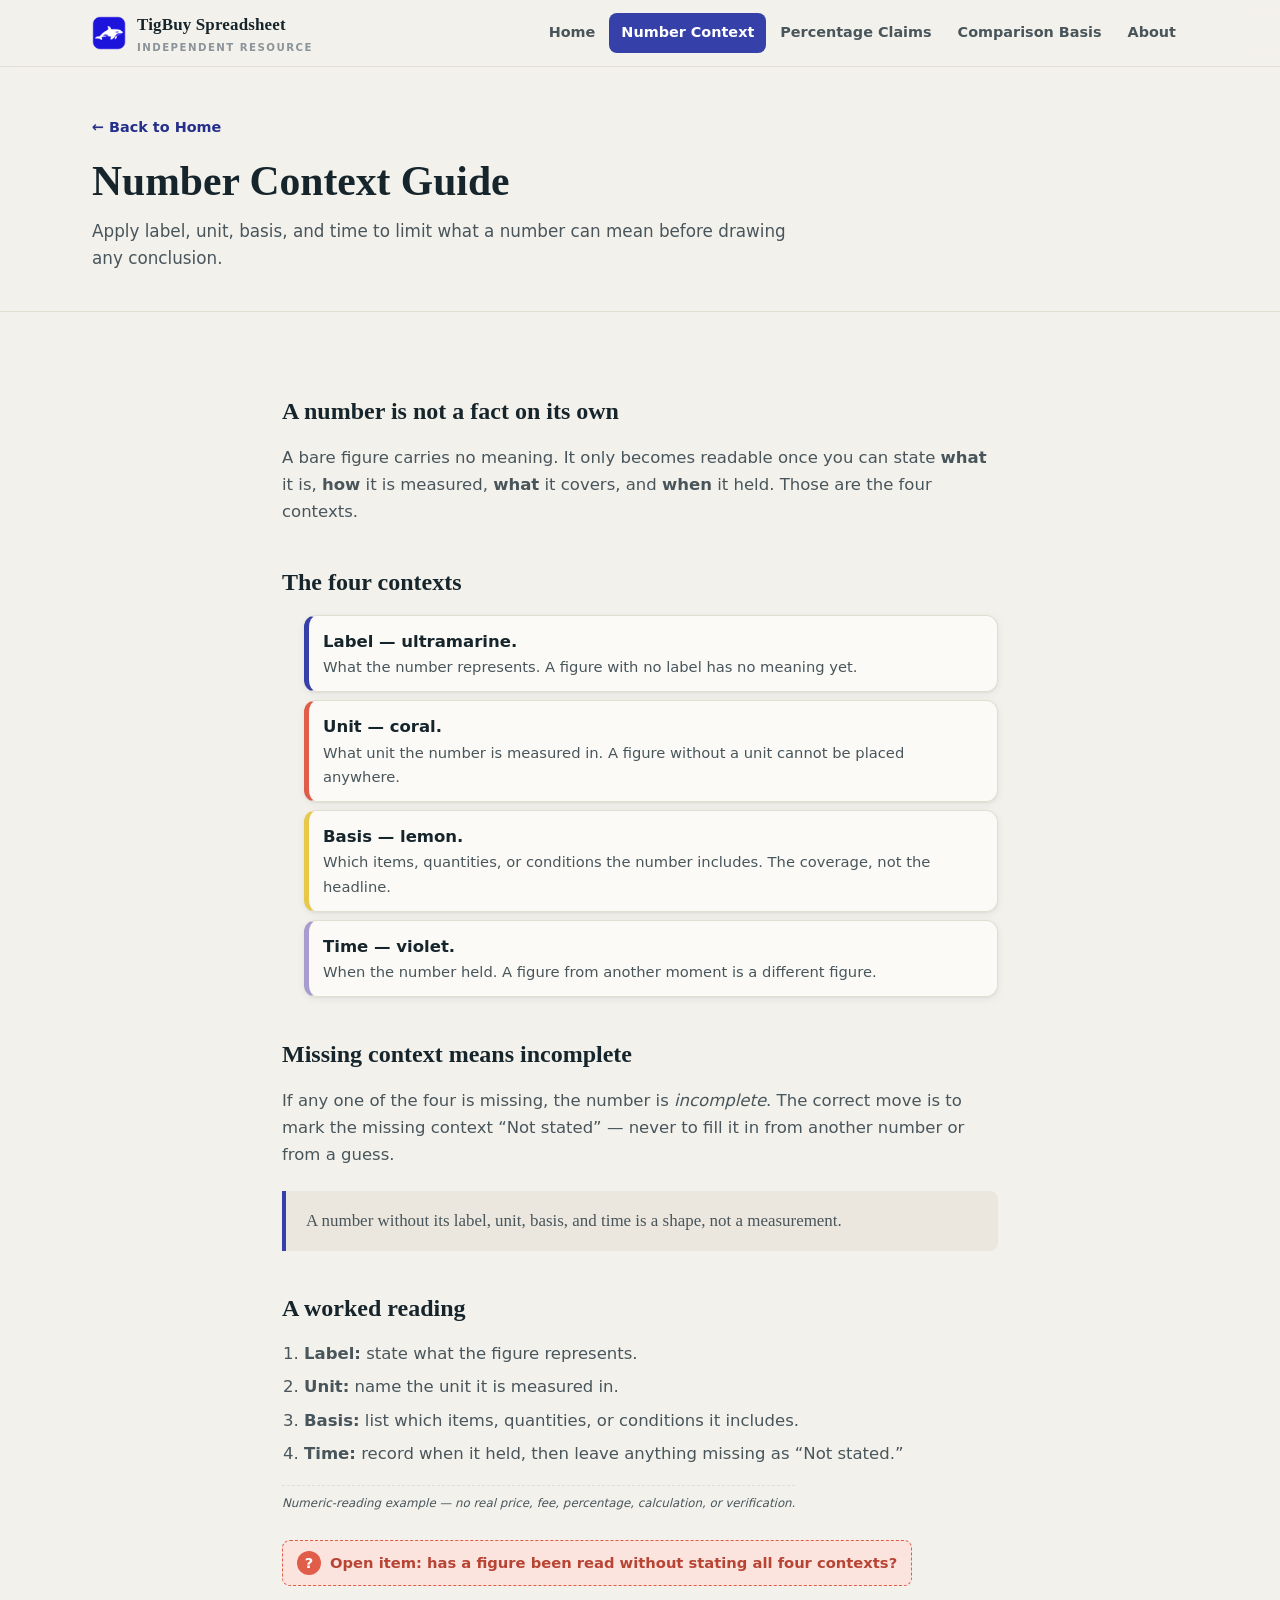
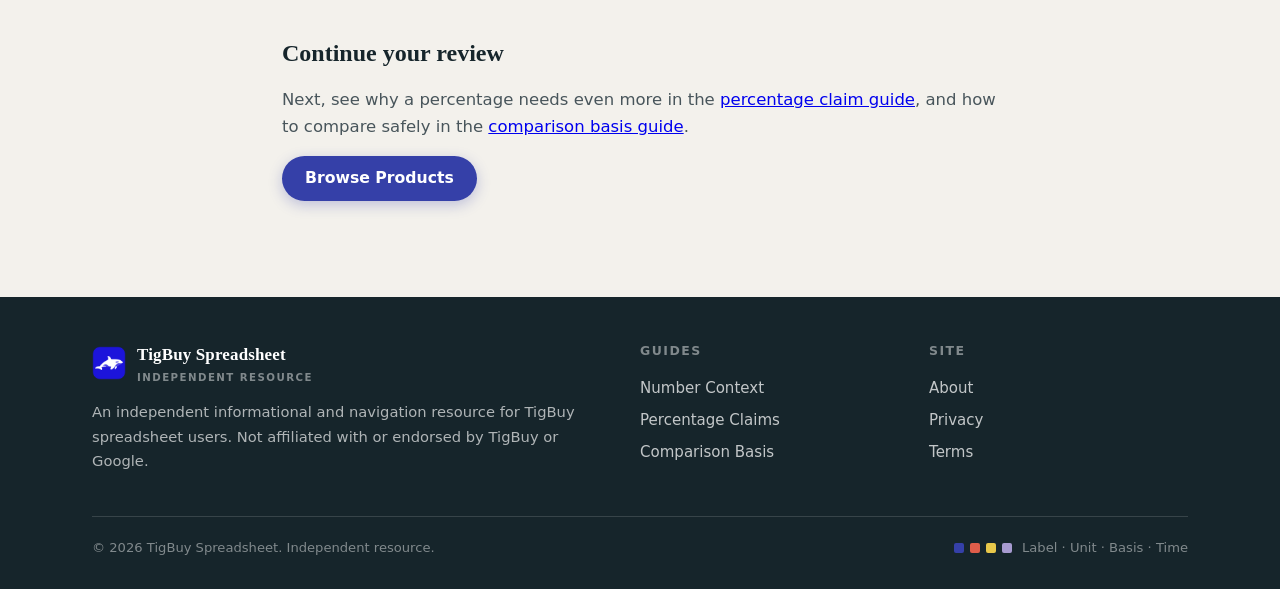
<file: number-context-guide/index.html>
<!DOCTYPE html>
<html lang="en">
<head>
  <meta charset="UTF-8">
  <meta name="viewport" content="width=device-width, initial-scale=1.0">
  <title>Number Context Guide | TigBuy Spreadsheet</title>
  <meta name="description" content="Apply label, unit, basis, and time to limit what a TigBuy spreadsheet number can mean before drawing any conclusion.">
  <link rel="canonical" href="https://repglide.github.io/tigbuy-spreadsheet/number-context-guide/">
  <link rel="icon" type="image/png" href="../assets/images/favicon.png">
  <link rel="stylesheet" href="../assets/css/styles.css">

  <meta property="og:type" content="article">
  <meta property="og:url" content="https://repglide.github.io/tigbuy-spreadsheet/number-context-guide/">
  <meta property="og:title" content="Number Context Guide | TigBuy Spreadsheet">
  <meta property="og:description" content="Apply label, unit, basis, and time to limit what a TigBuy spreadsheet number can mean.">
  <meta name="twitter:card" content="summary">

  <script type="application/ld+json">
  {
    "@context": "https://schema.org",
    "@graph": [
      { "@type": "WebSite", "@id": "https://repglide.github.io/tigbuy-spreadsheet/#website", "url": "https://repglide.github.io/tigbuy-spreadsheet/", "name": "TigBuy Spreadsheet & Number-Context Guide" },
      { "@type": "BreadcrumbList", "itemListElement": [
        { "@type": "ListItem", "position": 1, "name": "Home", "item": "https://repglide.github.io/tigbuy-spreadsheet/" },
        { "@type": "ListItem", "position": 2, "name": "Number Context Guide", "item": "https://repglide.github.io/tigbuy-spreadsheet/number-context-guide/" }
      ]},
      { "@type": "Article", "@id": "https://repglide.github.io/tigbuy-spreadsheet/number-context-guide/#article", "headline": "Number Context Guide", "description": "Apply label, unit, basis, and time to limit what a TigBuy spreadsheet number can mean before drawing any conclusion.", "isPartOf": { "@id": "https://repglide.github.io/tigbuy-spreadsheet/#website" } }
    ]
  }
  </script>
</head>
<body>
  <a href="#main-content" class="skip-link">Skip to main content</a>

  <header class="site-header">
    <div class="container header-inner">
      <a href="../index.html" class="brand" aria-label="TigBuy Spreadsheet Home">
        <img src="../assets/images/logo.png" alt="TigBuy logo" width="34" height="34">
        <span class="brand-name">TigBuy Spreadsheet<small>Independent Resource</small></span>
      </a>
      <button class="mobile-nav-toggle" aria-expanded="false" aria-label="Toggle navigation menu">
        <svg viewBox="0 0 24 24" fill="none" stroke="currentColor" stroke-width="2" width="22" height="22"><line x1="3" y1="6" x2="21" y2="6"></line><line x1="3" y1="12" x2="21" y2="12"></line><line x1="3" y1="18" x2="21" y2="18"></line></svg>
      </button>
      <nav class="main-nav" aria-label="Primary Navigation">
        <ul>
          <li><a href="../index.html">Home</a></li>
          <li><a href="../number-context-guide/" class="active">Number Context</a></li>
          <li><a href="../percentage-claim-guide/">Percentage Claims</a></li>
          <li><a href="../comparison-basis-guide/">Comparison Basis</a></li>
          <li><a href="../about/">About</a></li>
        </ul>
      </nav>
    </div>
  </header>

  <main id="main-content">
    <section class="page-hero">
      <div class="container">
        <a class="back-link" href="../index.html">← Back to Home</a>
        <h1>Number Context Guide</h1>
        <p>Apply label, unit, basis, and time to limit what a number can mean before drawing any conclusion.</p>
      </div>
    </section>

    <div class="article-paper">
      <div class="article-body">
        <h2>A number is not a fact on its own</h2>
        <p>A bare figure carries no meaning. It only becomes readable once you can state <strong>what</strong> it is, <strong>how</strong> it is measured, <strong>what</strong> it covers, and <strong>when</strong> it held. Those are the four contexts.</p>

        <h2>The four contexts</h2>
        <ul class="ctx-list">
          <li class="c-label"><div><strong>Label — ultramarine.</strong><p>What the number represents. A figure with no label has no meaning yet.</p></div></li>
          <li class="c-unit"><div><strong>Unit — coral.</strong><p>What unit the number is measured in. A figure without a unit cannot be placed anywhere.</p></div></li>
          <li class="c-basis"><div><strong>Basis — lemon.</strong><p>Which items, quantities, or conditions the number includes. The coverage, not the headline.</p></div></li>
          <li class="c-time"><div><strong>Time — violet.</strong><p>When the number held. A figure from another moment is a different figure.</p></div></li>
        </ul>

        <h2>Missing context means incomplete</h2>
        <p>If any one of the four is missing, the number is <em>incomplete</em>. The correct move is to mark the missing context &ldquo;Not stated&rdquo; — never to fill it in from another number or from a guess.</p>

        <blockquote>A number without its label, unit, basis, and time is a shape, not a measurement.</blockquote>

        <h2>A worked reading</h2>
        <ol>
          <li><strong>Label:</strong> state what the figure represents.</li>
          <li><strong>Unit:</strong> name the unit it is measured in.</li>
          <li><strong>Basis:</strong> list which items, quantities, or conditions it includes.</li>
          <li><strong>Time:</strong> record when it held, then leave anything missing as &ldquo;Not stated.&rdquo;</li>
        </ol>
        <p class="example-flag">Numeric-reading example — no real price, fee, percentage, calculation, or verification.</p>

        <div class="open-note"><span class="qmark">?</span>Open item: has a figure been read without stating all four contexts?</div>

        <h2>Continue your review</h2>
        <p>Next, see why a percentage needs even more in the <a href="../percentage-claim-guide/">percentage claim guide</a>, and how to compare safely in the <a href="../comparison-basis-guide/">comparison basis guide</a>.</p>
        <p><a href="https://repglide.com/?agent=tigbuy" class="btn btn-primary" target="_blank" rel="nofollow noopener">Browse Products</a></p>
      </div>
    </div>
  </main>

  <footer class="site-footer">
    <div class="container">
      <div class="footer-grid">
        <div class="footer-brand">
          <a href="../index.html" class="brand" aria-label="TigBuy Spreadsheet Home">
            <img src="../assets/images/logo.png" alt="TigBuy logo" width="30" height="30">
            <span class="brand-name">TigBuy Spreadsheet<small>Independent Resource</small></span>
          </a>
          <p>An independent informational and navigation resource for TigBuy spreadsheet users. Not affiliated with or endorsed by TigBuy or Google.</p>
        </div>
        <div class="footer-col">
          <h4>Guides</h4>
          <ul>
            <li><a href="../number-context-guide/">Number Context</a></li>
            <li><a href="../percentage-claim-guide/">Percentage Claims</a></li>
            <li><a href="../comparison-basis-guide/">Comparison Basis</a></li>
          </ul>
        </div>
        <div class="footer-col">
          <h4>Site</h4>
          <ul>
            <li><a href="../about/">About</a></li>
            <li><a href="../privacy/">Privacy</a></li>
            <li><a href="../terms/">Terms</a></li>
          </ul>
        </div>
      </div>
      <div class="footer-bottom">
        <span>&copy; <span id="year">2026</span> TigBuy Spreadsheet. Independent resource.</span>
        <span class="ctx-swatch-row"><i style="background:var(--ultra)"></i><i style="background:var(--coral)"></i><i style="background:var(--lemon)"></i><i style="background:var(--violet)"></i>&nbsp;Label · Unit · Basis · Time</span>
      </div>
    </div>
  </footer>

  <script src="../assets/js/main.js"></script>
</body>
</html>
</file>
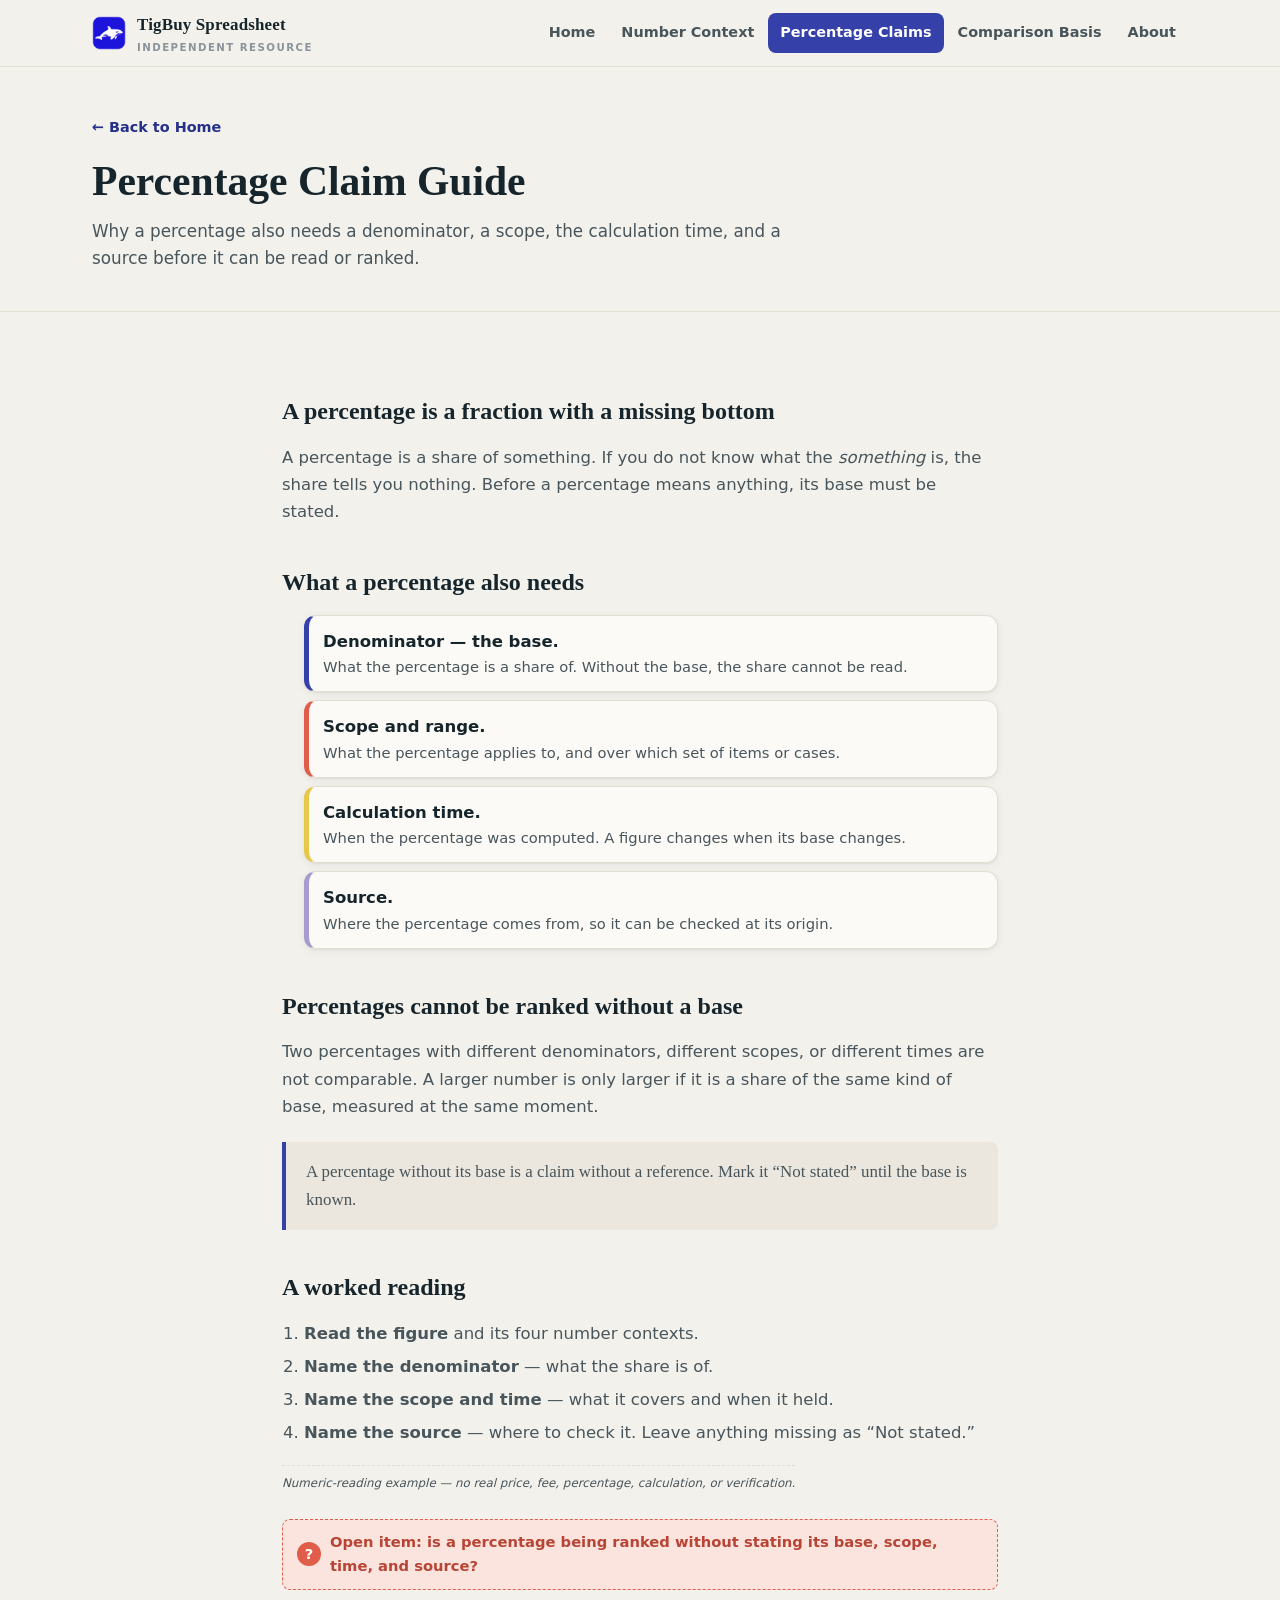
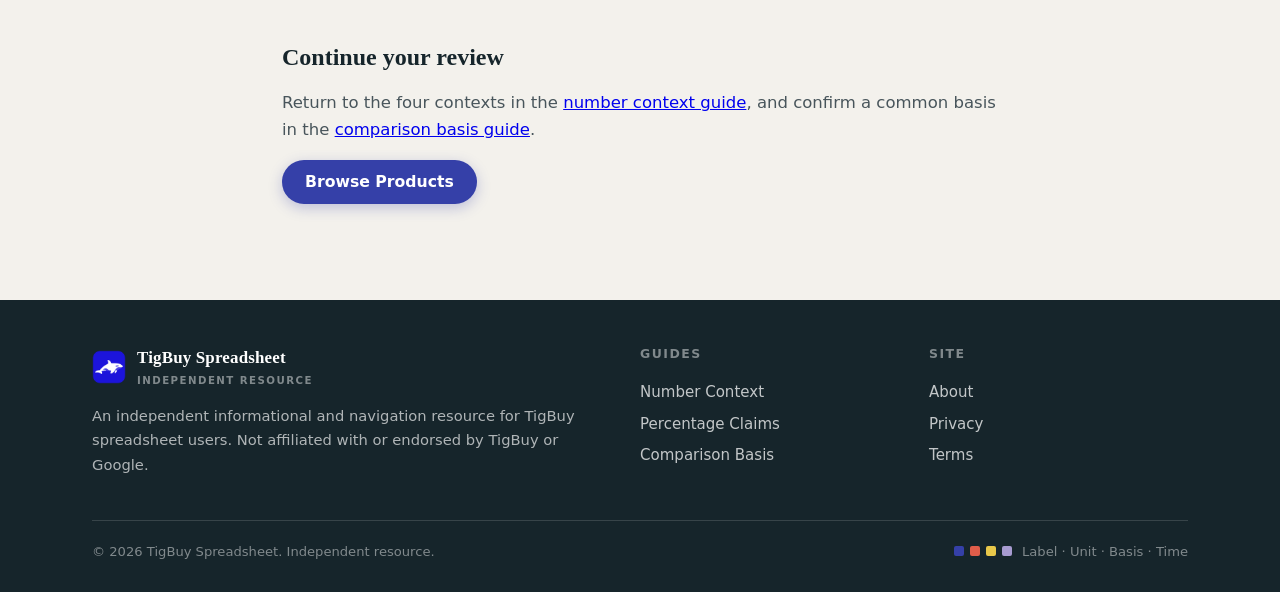
<file: percentage-claim-guide/index.html>
<!DOCTYPE html>
<html lang="en">
<head>
  <meta charset="UTF-8">
  <meta name="viewport" content="width=device-width, initial-scale=1.0">
  <title>Percentage Claim Guide | TigBuy Spreadsheet</title>
  <meta name="description" content="Why a percentage in a TigBuy spreadsheet also needs a denominator, a scope, the calculation time, and a source before it can be read or ranked.">
  <link rel="canonical" href="https://repglide.github.io/tigbuy-spreadsheet/percentage-claim-guide/">
  <link rel="icon" type="image/png" href="../assets/images/favicon.png">
  <link rel="stylesheet" href="../assets/css/styles.css">

  <meta property="og:type" content="article">
  <meta property="og:url" content="https://repglide.github.io/tigbuy-spreadsheet/percentage-claim-guide/">
  <meta property="og:title" content="Percentage Claim Guide | TigBuy Spreadsheet">
  <meta property="og:description" content="Why a percentage also needs a denominator, a scope, the calculation time, and a source.">
  <meta name="twitter:card" content="summary">

  <script type="application/ld+json">
  {
    "@context": "https://schema.org",
    "@graph": [
      { "@type": "WebSite", "@id": "https://repglide.github.io/tigbuy-spreadsheet/#website", "url": "https://repglide.github.io/tigbuy-spreadsheet/", "name": "TigBuy Spreadsheet & Number-Context Guide" },
      { "@type": "BreadcrumbList", "itemListElement": [
        { "@type": "ListItem", "position": 1, "name": "Home", "item": "https://repglide.github.io/tigbuy-spreadsheet/" },
        { "@type": "ListItem", "position": 2, "name": "Percentage Claim Guide", "item": "https://repglide.github.io/tigbuy-spreadsheet/percentage-claim-guide/" }
      ]},
      { "@type": "Article", "@id": "https://repglide.github.io/tigbuy-spreadsheet/percentage-claim-guide/#article", "headline": "Percentage Claim Guide", "description": "Why a percentage in a TigBuy spreadsheet also needs a denominator, a scope, the calculation time, and a source before it can be read or ranked.", "isPartOf": { "@id": "https://repglide.github.io/tigbuy-spreadsheet/#website" } }
    ]
  }
  </script>
</head>
<body>
  <a href="#main-content" class="skip-link">Skip to main content</a>

  <header class="site-header">
    <div class="container header-inner">
      <a href="../index.html" class="brand" aria-label="TigBuy Spreadsheet Home">
        <img src="../assets/images/logo.png" alt="TigBuy logo" width="34" height="34">
        <span class="brand-name">TigBuy Spreadsheet<small>Independent Resource</small></span>
      </a>
      <button class="mobile-nav-toggle" aria-expanded="false" aria-label="Toggle navigation menu">
        <svg viewBox="0 0 24 24" fill="none" stroke="currentColor" stroke-width="2" width="22" height="22"><line x1="3" y1="6" x2="21" y2="6"></line><line x1="3" y1="12" x2="21" y2="12"></line><line x1="3" y1="18" x2="21" y2="18"></line></svg>
      </button>
      <nav class="main-nav" aria-label="Primary Navigation">
        <ul>
          <li><a href="../index.html">Home</a></li>
          <li><a href="../number-context-guide/">Number Context</a></li>
          <li><a href="../percentage-claim-guide/" class="active">Percentage Claims</a></li>
          <li><a href="../comparison-basis-guide/">Comparison Basis</a></li>
          <li><a href="../about/">About</a></li>
        </ul>
      </nav>
    </div>
  </header>

  <main id="main-content">
    <section class="page-hero">
      <div class="container">
        <a class="back-link" href="../index.html">← Back to Home</a>
        <h1>Percentage Claim Guide</h1>
        <p>Why a percentage also needs a denominator, a scope, the calculation time, and a source before it can be read or ranked.</p>
      </div>
    </section>

    <div class="article-paper">
      <div class="article-body">
        <h2>A percentage is a fraction with a missing bottom</h2>
        <p>A percentage is a share of something. If you do not know what the <em>something</em> is, the share tells you nothing. Before a percentage means anything, its base must be stated.</p>

        <h2>What a percentage also needs</h2>
        <ul class="ctx-list">
          <li class="c-label"><div><strong>Denominator — the base.</strong><p>What the percentage is a share of. Without the base, the share cannot be read.</p></div></li>
          <li class="c-unit"><div><strong>Scope and range.</strong><p>What the percentage applies to, and over which set of items or cases.</p></div></li>
          <li class="c-basis"><div><strong>Calculation time.</strong><p>When the percentage was computed. A figure changes when its base changes.</p></div></li>
          <li class="c-time"><div><strong>Source.</strong><p>Where the percentage comes from, so it can be checked at its origin.</p></div></li>
        </ul>

        <h2>Percentages cannot be ranked without a base</h2>
        <p>Two percentages with different denominators, different scopes, or different times are not comparable. A larger number is only larger if it is a share of the same kind of base, measured at the same moment.</p>

        <blockquote>A percentage without its base is a claim without a reference. Mark it &ldquo;Not stated&rdquo; until the base is known.</blockquote>

        <h2>A worked reading</h2>
        <ol>
          <li><strong>Read the figure</strong> and its four number contexts.</li>
          <li><strong>Name the denominator</strong> — what the share is of.</li>
          <li><strong>Name the scope and time</strong> — what it covers and when it held.</li>
          <li><strong>Name the source</strong> — where to check it. Leave anything missing as &ldquo;Not stated.&rdquo;</li>
        </ol>
        <p class="example-flag">Numeric-reading example — no real price, fee, percentage, calculation, or verification.</p>

        <div class="open-note"><span class="qmark">?</span>Open item: is a percentage being ranked without stating its base, scope, time, and source?</div>

        <h2>Continue your review</h2>
        <p>Return to the four contexts in the <a href="../number-context-guide/">number context guide</a>, and confirm a common basis in the <a href="../comparison-basis-guide/">comparison basis guide</a>.</p>
        <p><a href="https://repglide.com/?agent=tigbuy" class="btn btn-primary" target="_blank" rel="nofollow noopener">Browse Products</a></p>
      </div>
    </div>
  </main>

  <footer class="site-footer">
    <div class="container">
      <div class="footer-grid">
        <div class="footer-brand">
          <a href="../index.html" class="brand" aria-label="TigBuy Spreadsheet Home">
            <img src="../assets/images/logo.png" alt="TigBuy logo" width="30" height="30">
            <span class="brand-name">TigBuy Spreadsheet<small>Independent Resource</small></span>
          </a>
          <p>An independent informational and navigation resource for TigBuy spreadsheet users. Not affiliated with or endorsed by TigBuy or Google.</p>
        </div>
        <div class="footer-col">
          <h4>Guides</h4>
          <ul>
            <li><a href="../number-context-guide/">Number Context</a></li>
            <li><a href="../percentage-claim-guide/">Percentage Claims</a></li>
            <li><a href="../comparison-basis-guide/">Comparison Basis</a></li>
          </ul>
        </div>
        <div class="footer-col">
          <h4>Site</h4>
          <ul>
            <li><a href="../about/">About</a></li>
            <li><a href="../privacy/">Privacy</a></li>
            <li><a href="../terms/">Terms</a></li>
          </ul>
        </div>
      </div>
      <div class="footer-bottom">
        <span>&copy; <span id="year">2026</span> TigBuy Spreadsheet. Independent resource.</span>
        <span class="ctx-swatch-row"><i style="background:var(--ultra)"></i><i style="background:var(--coral)"></i><i style="background:var(--lemon)"></i><i style="background:var(--violet)"></i>&nbsp;Label · Unit · Basis · Time</span>
      </div>
    </div>
  </footer>

  <script src="../assets/js/main.js"></script>
</body>
</html>
</file>
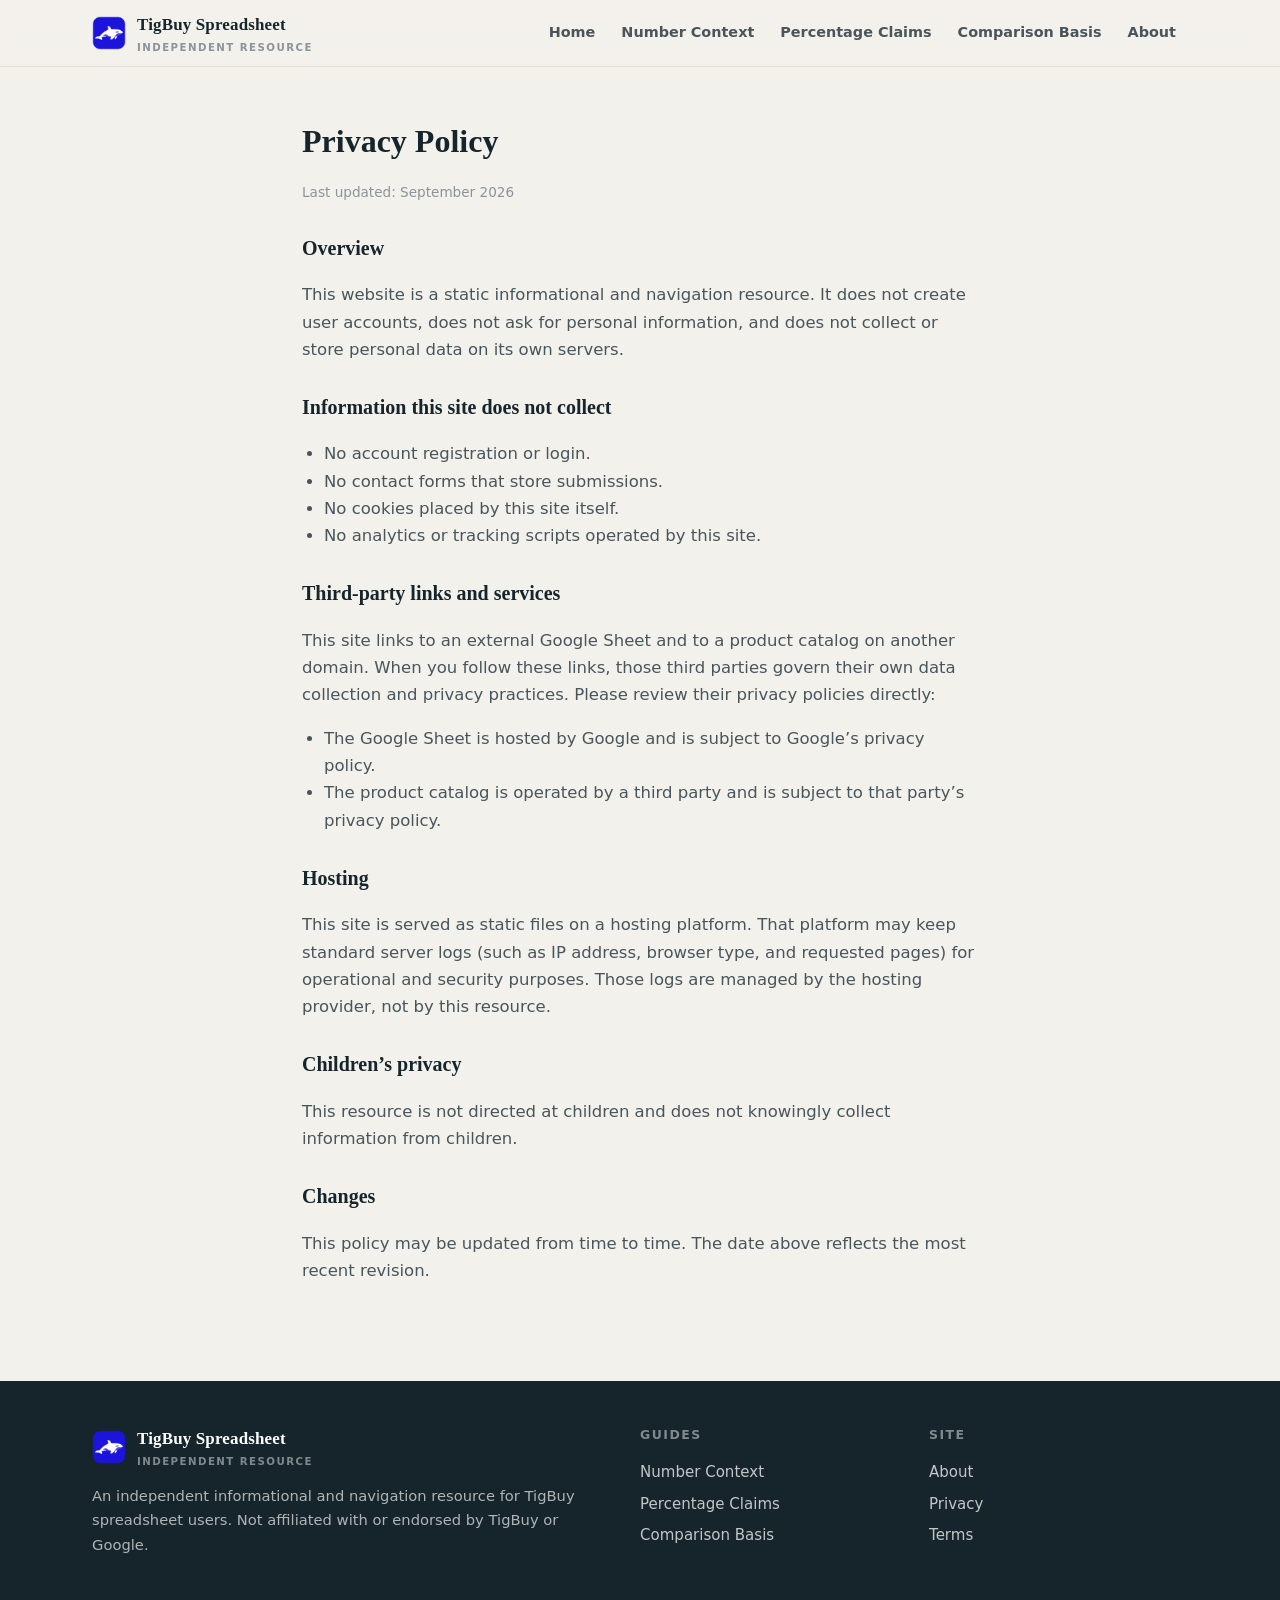
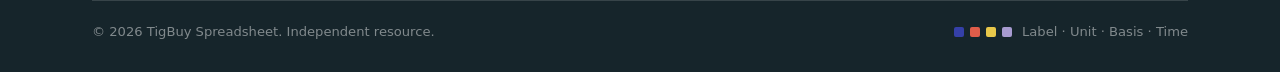
<file: privacy/index.html>
<!DOCTYPE html>
<html lang="en">
<head>
  <meta charset="UTF-8">
  <meta name="viewport" content="width=device-width, initial-scale=1.0">
  <title>Privacy Policy | TigBuy Spreadsheet</title>
  <meta name="description" content="Privacy policy for the TigBuy Spreadsheet independent resource.">
  <link rel="canonical" href="https://repglide.github.io/tigbuy-spreadsheet/privacy/">
  <link rel="icon" type="image/png" href="../assets/images/favicon.png">
  <link rel="stylesheet" href="../assets/css/styles.css">
  <meta name="robots" content="index, follow">
</head>
<body>
  <a href="#main-content" class="skip-link">Skip to main content</a>

  <header class="site-header">
    <div class="container header-inner">
      <a href="../index.html" class="brand" aria-label="TigBuy Spreadsheet Home">
        <img src="../assets/images/logo.png" alt="TigBuy logo" width="34" height="34">
        <span class="brand-name">TigBuy Spreadsheet<small>Independent Resource</small></span>
      </a>
      <button class="mobile-nav-toggle" aria-expanded="false" aria-label="Toggle navigation menu">
        <svg viewBox="0 0 24 24" fill="none" stroke="currentColor" stroke-width="2" width="22" height="22"><line x1="3" y1="6" x2="21" y2="6"></line><line x1="3" y1="12" x2="21" y2="12"></line><line x1="3" y1="18" x2="21" y2="18"></line></svg>
      </button>
      <nav class="main-nav" aria-label="Primary Navigation">
        <ul>
          <li><a href="../index.html">Home</a></li>
          <li><a href="../number-context-guide/">Number Context</a></li>
          <li><a href="../percentage-claim-guide/">Percentage Claims</a></li>
          <li><a href="../comparison-basis-guide/">Comparison Basis</a></li>
          <li><a href="../about/">About</a></li>
        </ul>
      </nav>
    </div>
  </header>

  <main id="main-content">
    <div class="article-paper">
      <div class="legal-body">
        <h1>Privacy Policy</h1>
        <p class="legal-date">Last updated: September 2026</p>

        <h2>Overview</h2>
        <p>This website is a static informational and navigation resource. It does not create user accounts, does not ask for personal information, and does not collect or store personal data on its own servers.</p>

        <h2>Information this site does not collect</h2>
        <ul>
          <li>No account registration or login.</li>
          <li>No contact forms that store submissions.</li>
          <li>No cookies placed by this site itself.</li>
          <li>No analytics or tracking scripts operated by this site.</li>
        </ul>

        <h2>Third-party links and services</h2>
        <p>This site links to an external Google Sheet and to a product catalog on another domain. When you follow these links, those third parties govern their own data collection and privacy practices. Please review their privacy policies directly:</p>
        <ul>
          <li>The Google Sheet is hosted by Google and is subject to Google&rsquo;s privacy policy.</li>
          <li>The product catalog is operated by a third party and is subject to that party&rsquo;s privacy policy.</li>
        </ul>

        <h2>Hosting</h2>
        <p>This site is served as static files on a hosting platform. That platform may keep standard server logs (such as IP address, browser type, and requested pages) for operational and security purposes. Those logs are managed by the hosting provider, not by this resource.</p>

        <h2>Children&rsquo;s privacy</h2>
        <p>This resource is not directed at children and does not knowingly collect information from children.</p>

        <h2>Changes</h2>
        <p>This policy may be updated from time to time. The date above reflects the most recent revision.</p>
      </div>
    </div>
  </main>

  <footer class="site-footer">
    <div class="container">
      <div class="footer-grid">
        <div class="footer-brand">
          <a href="../index.html" class="brand" aria-label="TigBuy Spreadsheet Home">
            <img src="../assets/images/logo.png" alt="TigBuy logo" width="30" height="30">
            <span class="brand-name">TigBuy Spreadsheet<small>Independent Resource</small></span>
          </a>
          <p>An independent informational and navigation resource for TigBuy spreadsheet users. Not affiliated with or endorsed by TigBuy or Google.</p>
        </div>
        <div class="footer-col">
          <h4>Guides</h4>
          <ul>
            <li><a href="../number-context-guide/">Number Context</a></li>
            <li><a href="../percentage-claim-guide/">Percentage Claims</a></li>
            <li><a href="../comparison-basis-guide/">Comparison Basis</a></li>
          </ul>
        </div>
        <div class="footer-col">
          <h4>Site</h4>
          <ul>
            <li><a href="../about/">About</a></li>
            <li><a href="../privacy/">Privacy</a></li>
            <li><a href="../terms/">Terms</a></li>
          </ul>
        </div>
      </div>
      <div class="footer-bottom">
        <span>&copy; <span id="year">2026</span> TigBuy Spreadsheet. Independent resource.</span>
        <span class="ctx-swatch-row"><i style="background:var(--ultra)"></i><i style="background:var(--coral)"></i><i style="background:var(--lemon)"></i><i style="background:var(--violet)"></i>&nbsp;Label · Unit · Basis · Time</span>
      </div>
    </div>
  </footer>

  <script src="../assets/js/main.js"></script>
</body>
</html>
</file>
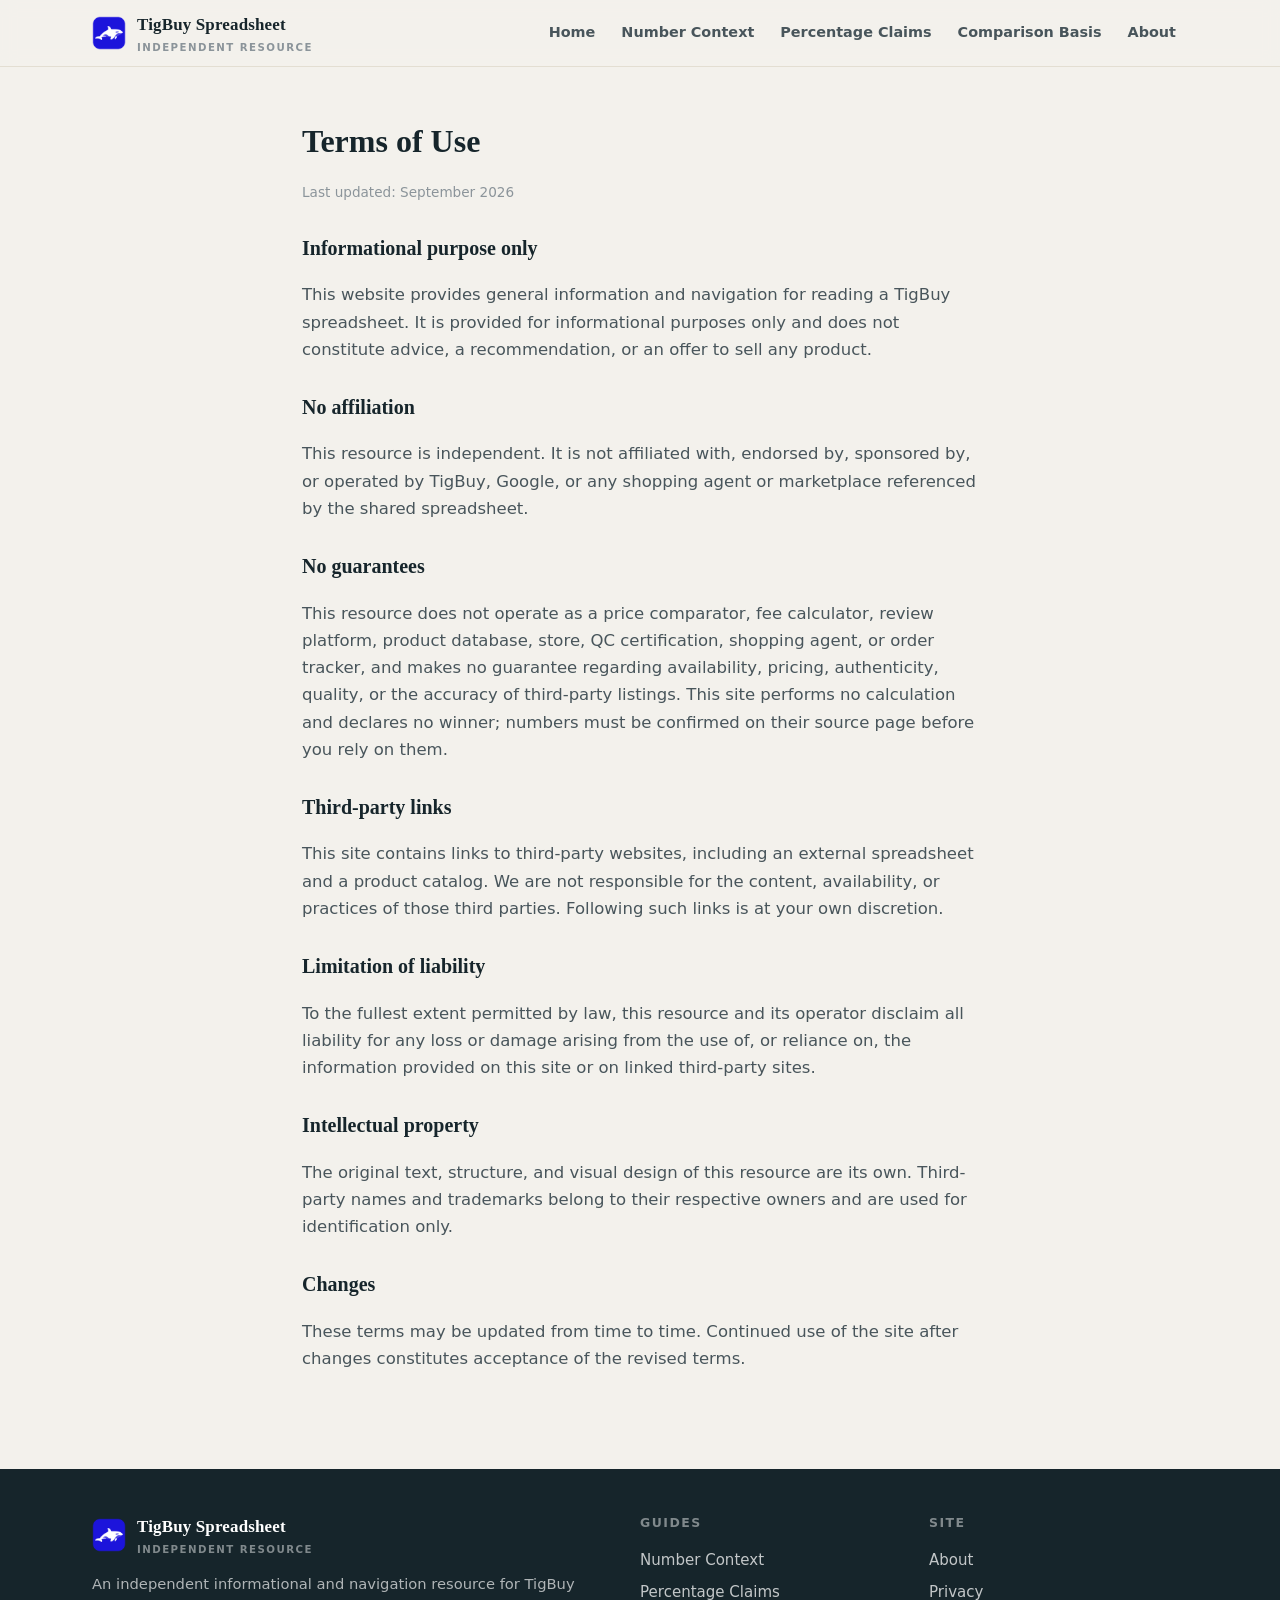
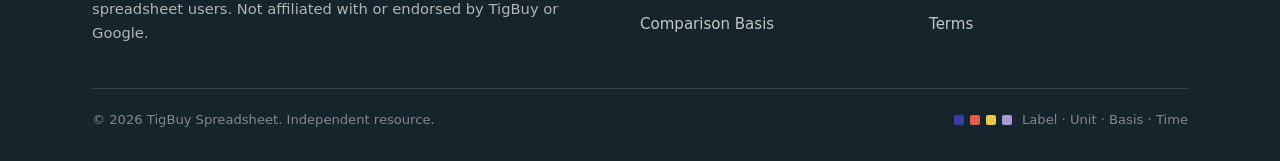
<file: terms/index.html>
<!DOCTYPE html>
<html lang="en">
<head>
  <meta charset="UTF-8">
  <meta name="viewport" content="width=device-width, initial-scale=1.0">
  <title>Terms of Use | TigBuy Spreadsheet</title>
  <meta name="description" content="Terms of use for the TigBuy Spreadsheet independent resource.">
  <link rel="canonical" href="https://repglide.github.io/tigbuy-spreadsheet/terms/">
  <link rel="icon" type="image/png" href="../assets/images/favicon.png">
  <link rel="stylesheet" href="../assets/css/styles.css">
  <meta name="robots" content="index, follow">
</head>
<body>
  <a href="#main-content" class="skip-link">Skip to main content</a>

  <header class="site-header">
    <div class="container header-inner">
      <a href="../index.html" class="brand" aria-label="TigBuy Spreadsheet Home">
        <img src="../assets/images/logo.png" alt="TigBuy logo" width="34" height="34">
        <span class="brand-name">TigBuy Spreadsheet<small>Independent Resource</small></span>
      </a>
      <button class="mobile-nav-toggle" aria-expanded="false" aria-label="Toggle navigation menu">
        <svg viewBox="0 0 24 24" fill="none" stroke="currentColor" stroke-width="2" width="22" height="22"><line x1="3" y1="6" x2="21" y2="6"></line><line x1="3" y1="12" x2="21" y2="12"></line><line x1="3" y1="18" x2="21" y2="18"></line></svg>
      </button>
      <nav class="main-nav" aria-label="Primary Navigation">
        <ul>
          <li><a href="../index.html">Home</a></li>
          <li><a href="../number-context-guide/">Number Context</a></li>
          <li><a href="../percentage-claim-guide/">Percentage Claims</a></li>
          <li><a href="../comparison-basis-guide/">Comparison Basis</a></li>
          <li><a href="../about/">About</a></li>
        </ul>
      </nav>
    </div>
  </header>

  <main id="main-content">
    <div class="article-paper">
      <div class="legal-body">
        <h1>Terms of Use</h1>
        <p class="legal-date">Last updated: September 2026</p>

        <h2>Informational purpose only</h2>
        <p>This website provides general information and navigation for reading a TigBuy spreadsheet. It is provided for informational purposes only and does not constitute advice, a recommendation, or an offer to sell any product.</p>

        <h2>No affiliation</h2>
        <p>This resource is independent. It is not affiliated with, endorsed by, sponsored by, or operated by TigBuy, Google, or any shopping agent or marketplace referenced by the shared spreadsheet.</p>

        <h2>No guarantees</h2>
        <p>This resource does not operate as a price comparator, fee calculator, review platform, product database, store, QC certification, shopping agent, or order tracker, and makes no guarantee regarding availability, pricing, authenticity, quality, or the accuracy of third-party listings. This site performs no calculation and declares no winner; numbers must be confirmed on their source page before you rely on them.</p>

        <h2>Third-party links</h2>
        <p>This site contains links to third-party websites, including an external spreadsheet and a product catalog. We are not responsible for the content, availability, or practices of those third parties. Following such links is at your own discretion.</p>

        <h2>Limitation of liability</h2>
        <p>To the fullest extent permitted by law, this resource and its operator disclaim all liability for any loss or damage arising from the use of, or reliance on, the information provided on this site or on linked third-party sites.</p>

        <h2>Intellectual property</h2>
        <p>The original text, structure, and visual design of this resource are its own. Third-party names and trademarks belong to their respective owners and are used for identification only.</p>

        <h2>Changes</h2>
        <p>These terms may be updated from time to time. Continued use of the site after changes constitutes acceptance of the revised terms.</p>
      </div>
    </div>
  </main>

  <footer class="site-footer">
    <div class="container">
      <div class="footer-grid">
        <div class="footer-brand">
          <a href="../index.html" class="brand" aria-label="TigBuy Spreadsheet Home">
            <img src="../assets/images/logo.png" alt="TigBuy logo" width="30" height="30">
            <span class="brand-name">TigBuy Spreadsheet<small>Independent Resource</small></span>
          </a>
          <p>An independent informational and navigation resource for TigBuy spreadsheet users. Not affiliated with or endorsed by TigBuy or Google.</p>
        </div>
        <div class="footer-col">
          <h4>Guides</h4>
          <ul>
            <li><a href="../number-context-guide/">Number Context</a></li>
            <li><a href="../percentage-claim-guide/">Percentage Claims</a></li>
            <li><a href="../comparison-basis-guide/">Comparison Basis</a></li>
          </ul>
        </div>
        <div class="footer-col">
          <h4>Site</h4>
          <ul>
            <li><a href="../about/">About</a></li>
            <li><a href="../privacy/">Privacy</a></li>
            <li><a href="../terms/">Terms</a></li>
          </ul>
        </div>
      </div>
      <div class="footer-bottom">
        <span>&copy; <span id="year">2026</span> TigBuy Spreadsheet. Independent resource.</span>
        <span class="ctx-swatch-row"><i style="background:var(--ultra)"></i><i style="background:var(--coral)"></i><i style="background:var(--lemon)"></i><i style="background:var(--violet)"></i>&nbsp;Label · Unit · Basis · Time</span>
      </div>
    </div>
  </footer>

  <script src="../assets/js/main.js"></script>
</body>
</html>
</file>
<file: assets/css/styles.css>
/* ==========================================================================
   TigBuy Spreadsheet — Number Context / Numeric Proof Strip theme
   Soft warm-gray background · deep teal-black text · ultramarine primary
   accents: coral · lemon · pale purple
   Signatures: proof line · context slot · baseline tick · unit bracket ·
   missing mark · comparison rail
   ========================================================================== */

:root {
  /* paper + ink */
  --paper:      #F3F1EC;   /* soft warm gray */
  --paper-2:    #EBE7DE;
  --paper-3:    #E0DBD0;
  --card:       #FBFAF6;
  --ink:        #16252B;   /* deep teal-black */
  --ink-soft:   #48555B;
  --ink-faint:  #8B949A;

  /* accents */
  --ultra:      #3540A8;   /* ultramarine — primary */
  --ultra-d:    #25308A;
  --ultra-s:    #E5E8F8;
  --coral:      #E05D4A;   /* coral */
  --coral-d:    #B84434;
  --coral-s:    #FBE3DE;
  --lemon:      #E8C84A;   /* lemon */
  --lemon-d:    #8A6D12;
  --lemon-s:    #FBF3D4;
  --violet:     #A79BD0;   /* pale purple */
  --violet-d:   #5A4E8A;
  --violet-s:   #EEEAF7;

  --line:       #E3DED2;
  --line-soft:  #EDE8DD;

  /* typography */
  --serif: Georgia, 'Times New Roman', Times, serif;
  --sans: system-ui, -apple-system, 'Segoe UI', Roboto, Helvetica, Arial, sans-serif;
  --mono: ui-monospace, SFMono-Regular, 'SF Mono', Menlo, Consolas, monospace;

  /* geometry */
  --radius: 12px;
  --radius-sm: 8px;
  --container: 1140px;
  --shadow-sm: 0 1px 2px rgba(22, 37, 43, 0.05), 0 2px 8px rgba(22, 37, 43, 0.06);
  --shadow-md: 0 4px 14px rgba(22, 37, 43, 0.10), 0 12px 30px rgba(22, 37, 43, 0.09);
}

* { box-sizing: border-box; }
html { scroll-behavior: smooth; -webkit-text-size-adjust: 100%; }

body {
  margin: 0;
  font-family: var(--sans);
  font-size: 16.5px;
  line-height: 1.65;
  color: var(--ink);
  background: var(--paper);
  -webkit-font-smoothing: antialiased;
  text-rendering: optimizeLegibility;
}

/* ---------- accessibility ---------- */
.skip-link { position: absolute; left: -9999px; top: 0; background: var(--ultra); color: #fff; padding: 10px 16px; z-index: 200; border-radius: 0 0 var(--radius-sm) 0; }
.skip-link:focus { left: 0; }
:focus-visible { outline: 3px solid var(--ultra); outline-offset: 2px; border-radius: 3px; }
.visually-hidden { position: absolute !important; width: 1px; height: 1px; margin: -1px; padding: 0; border: 0; overflow: hidden; clip: rect(0 0 0 0); white-space: nowrap; }

/* ---------- layout ---------- */
.container { max-width: var(--container); margin: 0 auto; padding: 0 22px; }

/* ---------- header (warm gray) ---------- */
.site-header { position: sticky; top: 0; z-index: 100; background: rgba(243, 241, 236, 0.92); backdrop-filter: saturate(120%) blur(8px); border-bottom: 1px solid var(--line); }
.header-inner { display: flex; align-items: center; gap: 20px; height: 66px; }
.brand { display: flex; align-items: center; gap: 11px; text-decoration: none; color: var(--ink); }
.brand img { width: 34px; height: 34px; display: block; border-radius: 7px; }
.brand-name { font-family: var(--serif); font-weight: 700; font-size: 1.06rem; letter-spacing: 0.01em; }
.brand-name small { display: block; font-family: var(--sans); font-weight: 600; font-size: 0.64rem; color: var(--ink-faint); letter-spacing: 0.14em; text-transform: uppercase; }

.main-nav { margin-left: auto; }
.main-nav ul { display: flex; align-items: center; gap: 2px; list-style: none; margin: 0; padding: 0; }
.main-nav a { display: block; padding: 8px 12px; text-decoration: none; color: var(--ink-soft); font-weight: 600; font-size: 0.9rem; border-radius: var(--radius-sm); }
.main-nav a:hover { background: var(--paper-2); color: var(--ink); }
.main-nav a.active { color: #fff; background: var(--ultra); }

.mobile-nav-toggle { display: none; margin-left: auto; width: 44px; height: 44px; border: 1px solid var(--line); background: var(--paper-2); border-radius: var(--radius-sm); cursor: pointer; color: var(--ink); }
.mobile-nav-toggle svg { display: block; margin: 0 auto; }

@media (max-width: 900px) {
  .main-nav { display: none; }
  .mobile-nav-toggle { display: block; }
  .main-nav.open { display: block; position: absolute; left: 0; right: 0; top: 66px; background: var(--paper-2); border-bottom: 1px solid var(--line); box-shadow: var(--shadow-md); }
  .main-nav.open ul { flex-direction: column; align-items: stretch; gap: 2px; padding: 8px; }
  .main-nav.open a { padding: 12px 14px; }
}

/* ---------- buttons ---------- */
.btn { display: inline-flex; align-items: center; justify-content: center; gap: 8px; padding: 12px 22px; border-radius: 999px; text-decoration: none; font-weight: 700; font-size: 0.98rem; line-height: 1.2; border: 1.5px solid transparent; transition: transform 0.12s ease, box-shadow 0.12s ease, background 0.12s ease; }
.btn:active { transform: translateY(1px); }
.btn-primary { background: var(--ultra); color: #fff; box-shadow: 0 4px 14px rgba(53, 64, 168, 0.28); }
.btn-primary:hover { background: var(--ultra-d); box-shadow: 0 6px 18px rgba(53, 64, 168, 0.36); }
.btn-secondary { background: var(--card); color: var(--ink); border-color: var(--line); box-shadow: var(--shadow-sm); }
.btn-secondary:hover { border-color: var(--ink-soft); }
.btn-ghost { background: transparent; color: var(--ink); border-color: var(--line); }
.btn-ghost:hover { border-color: var(--ink-soft); background: var(--paper-2); }
.btn-sm { padding: 9px 16px; font-size: 0.88rem; }

/* ---------- hero (warm gray) ---------- */
.hero-section { padding: 52px 0 40px; position: relative; overflow: hidden; background:
  radial-gradient(circle at 88% 6%, var(--ultra-s) 0, transparent 44%),
  radial-gradient(circle at 6% 94%, var(--lemon-s) 0, transparent 40%),
  radial-gradient(circle at 98% 96%, var(--violet-s) 0, transparent 34%),
  var(--paper); }
.hero-grid { display: grid; grid-template-columns: 1.02fr 0.98fr; gap: 44px; align-items: center; }
.hero-badge { display: inline-flex; align-items: center; gap: 8px; padding: 5px 13px; border-radius: 999px; background: var(--ultra-s); color: var(--ultra-d); font-weight: 700; font-size: 0.76rem; letter-spacing: 0.08em; text-transform: uppercase; }
.hero-badge::before { content: ""; width: 8px; height: 8px; border-radius: 2px; background: var(--ultra); }
.hero-title { font-family: var(--serif); font-size: clamp(2.0rem, 4.4vw, 3.0rem); line-height: 1.12; color: var(--ink); margin: 18px 0 16px; font-weight: 700; }
.hero-title em { font-style: normal; color: var(--ultra); }
.hero-description { font-size: 1.08rem; color: var(--ink-soft); max-width: 34em; margin: 0 0 26px; }
.hero-actions { display: flex; flex-wrap: wrap; gap: 12px; }
.hero-ctx-note { margin-top: 20px; font-family: var(--mono); font-size: 0.74rem; letter-spacing: 0.04em; color: var(--ink-faint); }
.hero-ctx-note span { display: inline-block; width: 10px; height: 10px; margin-right: 5px; border-radius: 2px; vertical-align: -1px; }

/* ---------- hero numeric proof strip ---------- */
.hero-visual { position: relative; }
.hero-strip { position: relative; background: var(--card); border: 1px solid var(--line); border-radius: var(--radius); padding: 18px 20px 16px; box-shadow: var(--shadow-md); }
.hero-strip .big-num { font-family: var(--serif); font-size: 6.4rem; line-height: 0.9; text-align: center; color: transparent; -webkit-text-stroke: 2px var(--ultra); margin: 0 0 16px; font-weight: 700; user-select: none; }
.hero-strip .big-num sup { -webkit-text-stroke: 1px var(--ink-faint); }
.ctx-lines { display: flex; flex-direction: column; gap: 9px; }
.ctx-line { display: flex; align-items: center; gap: 9px; }
.ctx-baseline { position: relative; flex: 1; height: 1px; background: var(--line); }
.ctx-baseline::before { content: ""; position: absolute; left: 0; top: -3px; width: 1px; height: 7px; background: var(--ink-faint); } /* baseline tick */
.ctx-baseline::after { content: ""; position: absolute; left: 14px; top: -2px; width: 1px; height: 5px; background: var(--ink-faint); }
.ctx-label { flex: none; font-family: var(--mono); font-size: 0.7rem; font-weight: 800; letter-spacing: 0.08em; text-transform: uppercase; min-width: 52px; }
.ctx-label.c-label { color: var(--ultra-d); }
.ctx-label.c-unit  { color: var(--coral-d); }
.ctx-label.c-basis { color: var(--lemon-d); }
.ctx-label.c-time  { color: var(--violet-d); }
.ctx-gap { flex: none; font-family: var(--mono); font-size: 0.72rem; color: var(--ink-faint); letter-spacing: 0.08em; }

@media (max-width: 900px) {
  .hero-grid { grid-template-columns: 1fr; gap: 26px; }
  .hero-section { padding-top: 34px; }
}

/* ---------- section scaffolding ---------- */
.section { padding: 46px 0; }
.section-alt { background: var(--paper-2); }
.section-header { max-width: 700px; margin: 0 auto 34px; text-align: center; }
.eyebrow { display: inline-block; font-size: 0.76rem; font-weight: 700; letter-spacing: 0.14em; text-transform: uppercase; color: var(--ultra-d); }
.section-title { font-family: var(--serif); font-size: clamp(1.6rem, 3.4vw, 2.15rem); color: var(--ink); margin: 10px 0 12px; line-height: 1.2; }
.section-lead { color: var(--ink-soft); font-size: 1.02rem; margin: 0; }

/* proof line (underline with tick) */
.proof-line { position: relative; border-bottom: 2px solid var(--ultra); }
.proof-line::after { content: ""; position: absolute; right: -3px; bottom: -3px; width: 6px; height: 6px; background: var(--ultra); border-radius: 1px; }

/* ---------- category grid (numeric index tiles) ---------- */
.categories-section { padding-top: 10px; }
.tile-grid { display: grid; grid-template-columns: repeat(4, 1fr); gap: 14px; }
.index-tile {
  position: relative; display: flex; flex-direction: column; gap: 8px;
  background: var(--card); border: 1px solid var(--line); border-radius: var(--radius);
  padding: 15px 15px 16px; text-decoration: none; color: var(--ink);
  box-shadow: var(--shadow-sm); transition: transform 0.14s ease, box-shadow 0.14s ease, border-color 0.14s ease;
}
.index-tile:hover { transform: translateY(-3px); box-shadow: var(--shadow-md); border-color: var(--ink-faint); }
.tile-top { display: flex; align-items: center; gap: 9px; }
.tile-num { font-family: var(--mono); font-size: 0.7rem; font-weight: 800; letter-spacing: 0.08em; color: var(--ink-faint); }
.tile-tick { flex: 1; position: relative; height: 1px; background: var(--line); }
.tile-tick::before { content: ""; position: absolute; left: 0; top: -3px; width: 1px; height: 7px; background: var(--ink-faint); }
.tile-tick::after { content: ""; position: absolute; right: 0; top: -3px; width: 1px; height: 7px; background: var(--ink-faint); }
.tile-tick.t1::before, .tile-tick.t1::after { background: var(--ultra); }
.tile-tick.t2::before, .tile-tick.t2::after { background: var(--coral); }
.tile-tick.t3::before, .tile-tick.t3::after { background: var(--lemon-d); }
.tile-tick.t4::before, .tile-tick.t4::after { background: var(--violet-d); }
.tile-icon { width: 28px; height: 28px; color: var(--ink); }
.tile-icon svg { width: 100%; height: 100%; }
.tile-name { font-weight: 700; color: var(--ink); font-size: 0.95rem; line-height: 1.3; }
.index-tile .tile-arrow { margin-top: auto; font-size: 0.8rem; font-weight: 700; color: var(--ultra-d); }

@media (max-width: 900px) {
  .tile-grid { grid-template-columns: repeat(2, 1fr); gap: 12px; }
  .index-tile { padding: 13px 13px 14px; }
}

/* ---------- four number contexts ---------- */
.ctx-grid { display: grid; grid-template-columns: repeat(4, 1fr); gap: 14px; }
.ctx-card { position: relative; background: var(--card); border: 1px solid var(--line); border-radius: var(--radius); padding: 18px 18px 16px; box-shadow: var(--shadow-sm); overflow: hidden; }
.ctx-card .ctx-notch { position: absolute; left: 0; top: 0; bottom: 0; width: 5px; }
.ctx-card.c-label .ctx-notch { background: var(--ultra); }
.ctx-card.c-unit  .ctx-notch { background: var(--coral); }
.ctx-card.c-basis .ctx-notch { background: var(--lemon); }
.ctx-card.c-time  .ctx-notch { background: var(--violet); }
.ctx-tag { display: inline-block; font-family: var(--mono); font-size: 0.66rem; font-weight: 800; letter-spacing: 0.1em; text-transform: uppercase; padding: 3px 8px; border-radius: 5px; margin-bottom: 10px; }
.c-label .ctx-tag { background: var(--ultra-s);  color: var(--ultra-d); }
.c-unit  .ctx-tag { background: var(--coral-s);  color: var(--coral-d); }
.c-basis .ctx-tag { background: var(--lemon-s);  color: var(--lemon-d); }
.c-time  .ctx-tag { background: var(--violet-s); color: var(--violet-d); }
.ctx-card h3 { font-family: var(--serif); font-size: 1.12rem; color: var(--ink); margin: 0 0 8px; line-height: 1.25; }
.ctx-card p { color: var(--ink-soft); font-size: 0.9rem; margin: 0; }
@media (max-width: 900px) { .ctx-grid { grid-template-columns: repeat(2, 1fr); } }
@media (max-width: 520px) { .ctx-grid { grid-template-columns: 1fr; } }

/* ---------- percent without a base ---------- */
.percent-note { position: relative; max-width: 680px; margin: 0 auto; background: var(--card); border: 1px dashed var(--coral); border-radius: var(--radius); padding: 18px 20px 18px 34px; box-shadow: var(--shadow-sm); }
.percent-note::before { content: "%"; position: absolute; left: 12px; top: 50%; transform: translateY(-50%); font-family: var(--serif); font-size: 1.5rem; line-height: 1; color: var(--coral-d); font-weight: 700; }
.percent-note .pn-label { display: block; font-family: var(--mono); font-size: 0.66rem; font-weight: 800; letter-spacing: 0.12em; text-transform: uppercase; color: var(--coral-d); margin-bottom: 4px; }
.percent-note p { margin: 0; color: var(--ink-soft); font-size: 0.94rem; }
.percent-list { list-style: none; margin: 16px auto 0; padding: 0; max-width: 680px; }
.percent-list li { display: flex; gap: 12px; align-items: flex-start; padding: 11px 14px; margin: 8px 0; background: var(--card); border: 1px solid var(--line); border-left: 5px solid var(--coral); border-radius: var(--radius); box-shadow: var(--shadow-sm); }
.percent-list li strong { color: var(--ink); }
.percent-list li p { margin: 0; color: var(--ink-soft); font-size: 0.9rem; }

/* ---------- numeric proof strip (section) ---------- */
.proof-strip { max-width: 720px; margin: 0 auto; background: var(--card); border: 1px solid var(--line); border-radius: var(--radius); box-shadow: var(--shadow-md); overflow: hidden; }
.proof-strip .ps-head { display: flex; align-items: center; gap: 12px; padding: 14px 18px; border-bottom: 1px solid var(--line); }
.proof-strip .ps-head .strip-num { font-family: var(--serif); font-size: 2.6rem; line-height: 1; color: transparent; -webkit-text-stroke: 1.6px var(--ultra); font-weight: 700; }
.proof-strip .ps-head h3 { margin: 0; font-family: var(--serif); font-size: 1.05rem; color: var(--ink); }
.strip-slots { display: grid; grid-template-columns: repeat(2, 1fr); gap: 0; }
.slot { display: flex; flex-direction: column; gap: 2px; padding: 14px 18px; border-right: 1px solid var(--line-soft); border-bottom: 1px solid var(--line-soft); }
.slot:nth-child(2n) { border-right: 0; }
.slot:nth-last-child(-n+2) { border-bottom: 0; }
.slot .slot-label { font-family: var(--mono); font-size: 0.66rem; font-weight: 800; letter-spacing: 0.1em; text-transform: uppercase; color: var(--ink-faint); }
.slot .slot-value { font-size: 0.94rem; color: var(--ink-soft); }
.slot .slot-value.missing { color: var(--ink-faint); font-style: italic; }
.slot.s-label .slot-label { color: var(--ultra-d); }
.slot.s-unit  .slot-label { color: var(--coral-d); }
.slot.s-basis .slot-label { color: var(--lemon-d); }
.slot.s-time  .slot-label { color: var(--violet-d); }
@media (max-width: 560px) { .strip-slots { grid-template-columns: 1fr; } .slot { border-right: 0; border-bottom: 1px solid var(--line-soft); } .slot:nth-last-child(-n+2) { border-bottom: 1px solid var(--line-soft); } .slot:last-child { border-bottom: 0; } }

/* ---------- comparison rail ---------- */
.comparison { max-width: 680px; margin: 0 auto; }
.comp-rail { position: relative; background: var(--card); border: 1px solid var(--line); border-radius: var(--radius); padding: 14px 18px; margin: 10px 0; box-shadow: var(--shadow-sm); }
.comp-rail .comp-tag { font-family: var(--mono); font-size: 0.68rem; font-weight: 800; letter-spacing: 0.08em; text-transform: uppercase; color: var(--ink-faint); display: block; margin-bottom: 6px; }
.comp-rail .comp-line { position: relative; height: 1px; background: var(--line); }
.comp-rail .comp-line::before { content: ""; position: absolute; left: 0; top: -3px; width: 1px; height: 7px; background: var(--ultra); }
.comp-rail .comp-line::after { content: ""; position: absolute; left: 50%; top: -2px; width: 1px; height: 5px; background: var(--ultra); opacity: 0.6; }
.comp-rail.rail-a .comp-line::before, .comp-rail.rail-a .comp-line::after { background: var(--ultra); }
.comp-rail.rail-b .comp-line::before, .comp-rail.rail-b .comp-line::after { background: var(--coral); }
.comp-note { text-align: center; color: var(--ink-faint); font-size: 0.88rem; margin: 14px 0 0; }

/* ---------- guide entry cards ---------- */
.guide-grid { display: grid; grid-template-columns: repeat(3, 1fr); gap: 16px; }
.guide-card { display: flex; flex-direction: column; background: var(--card); border: 1px solid var(--line); border-radius: var(--radius); padding: 24px 22px; text-decoration: none; color: var(--ink); box-shadow: var(--shadow-sm); transition: transform 0.14s ease, box-shadow 0.14s ease; }
.guide-card:hover { transform: translateY(-3px); box-shadow: var(--shadow-md); }
.guide-card .guide-num { font-family: var(--mono); font-size: 0.78rem; color: var(--ultra-d); letter-spacing: 0.1em; }
.guide-card h3 { font-family: var(--serif); font-size: 1.24rem; color: var(--ink); margin: 8px 0 10px; }
.guide-card p { color: var(--ink-soft); font-size: 0.95rem; margin: 0 0 16px; }
.guide-card .guide-cta { margin-top: auto; font-weight: 700; color: var(--ultra-d); font-size: 0.9rem; }
@media (max-width: 900px) { .guide-grid { grid-template-columns: 1fr; } }

/* ---------- leave the number unresolved (stop rules) ---------- */
.log-list { list-style: none; margin: 0; padding: 0; max-width: 760px; margin-inline: auto; }
.log-list li { display: flex; gap: 14px; align-items: flex-start; padding: 14px 16px; margin: 10px 0; background: var(--card); border: 1px solid var(--line); border-radius: var(--radius); box-shadow: var(--shadow-sm); }
.log-list .log-flag { flex: none; width: 30px; height: 30px; border-radius: 50%; display: grid; place-items: center; color: #fff; font-weight: 800; font-size: 0.8rem; font-family: var(--mono); background: var(--coral); }
.log-list p { margin: 0; color: var(--ink-soft); font-size: 0.96rem; }
.log-list strong { color: var(--ink); }

.open-note { display: inline-flex; align-items: center; gap: 9px; padding: 10px 14px; border: 1px dashed var(--coral); border-radius: var(--radius-sm); background: var(--coral-s); color: var(--coral-d); font-weight: 600; font-size: 0.92rem; margin: 10px 0; }
.open-note .qmark { flex: none; width: 24px; height: 24px; border-radius: 50%; background: var(--coral); color: #fff; display: grid; place-items: center; font-weight: 800; }

.example-flag { display: inline-block; margin-top: 14px; font-size: 0.74rem; color: var(--ink-faint); font-style: italic; border-top: 1px dashed var(--line); padding-top: 8px; }

/* ---------- FAQ ---------- */
.faq-list { max-width: 760px; margin: 0 auto; }
details.faq-item { background: var(--card); border: 1px solid var(--line); border-radius: var(--radius); margin: 10px 0; box-shadow: var(--shadow-sm); overflow: hidden; }
details.faq-item summary { cursor: pointer; list-style: none; padding: 16px 20px; font-weight: 700; color: var(--ink); display: flex; align-items: center; justify-content: space-between; gap: 14px; }
details.faq-item summary::-webkit-details-marker { display: none; }
details.faq-item summary::after { content: "+"; font-size: 1.5rem; font-weight: 400; color: var(--ultra-d); line-height: 1; }
details.faq-item[open] summary::after { content: "–"; }
.faq-item .faq-body { padding: 0 20px 18px; color: var(--ink-soft); font-size: 0.96rem; }
.faq-item .faq-body p { margin: 0 0 10px; }

/* ---------- final CTA (teal-black panel) ---------- */
.final-cta { background: var(--ink); color: #fff; border-radius: 18px; padding: 44px 40px; text-align: center; position: relative; overflow: hidden; }
.final-cta::before { content: ""; position: absolute; inset: 0; opacity: 0.4; background:
  radial-gradient(circle at 12% 18%, var(--ultra) 0, transparent 42%),
  radial-gradient(circle at 88% 82%, var(--lemon) 0, transparent 42%),
  radial-gradient(circle at 82% 10%, var(--coral) 0, transparent 30%); }
.final-cta h2 { font-family: var(--serif); font-size: clamp(1.5rem, 3.2vw, 2.1rem); margin: 0 0 12px; position: relative; }
.final-cta p { color: rgba(255,255,255,0.82); max-width: 32em; margin: 0 auto 24px; position: relative; }
.final-cta .btn-primary { position: relative; background: var(--ultra); }

/* ---------- footer (teal-black) ---------- */
.site-footer { background: var(--ink); color: rgba(255,255,255,0.74); padding: 44px 0 30px; }
.footer-grid { display: grid; grid-template-columns: 2fr 1fr 1fr; gap: 30px; }
.footer-brand p { color: rgba(255,255,255,0.66); font-size: 0.92rem; max-width: 34em; }
.footer-brand .brand { color: #fff; }
.footer-brand .brand-name small { color: rgba(255,255,255,0.46); }
.footer-col h4 { font-size: 0.78rem; letter-spacing: 0.12em; text-transform: uppercase; color: rgba(255,255,255,0.46); margin: 0 0 12px; }
.footer-col ul { list-style: none; margin: 0; padding: 0; }
.footer-col a { color: rgba(255,255,255,0.74); text-decoration: none; font-size: 0.94rem; line-height: 2.1; }
.footer-col a:hover { color: #fff; }
.footer-bottom { margin-top: 28px; padding-top: 20px; border-top: 1px solid rgba(255,255,255,0.14); font-size: 0.82rem; color: rgba(255,255,255,0.46); display: flex; flex-wrap: wrap; gap: 8px 20px; justify-content: space-between; }
.footer-bottom .ctx-swatch-row { display: inline-flex; gap: 6px; align-items: center; }
.footer-bottom .ctx-swatch-row i { display: inline-block; width: 10px; height: 10px; border-radius: 2px; }
@media (max-width: 720px) { .footer-grid { grid-template-columns: 1fr; } }

/* ---------- article / guide pages ---------- */
.page-hero { background: var(--paper); border-bottom: 1px solid var(--line); padding: 46px 0 38px; position: relative; overflow: hidden; }
.page-hero .container { position: relative; }
.page-hero h1 { font-family: var(--serif); font-size: clamp(1.8rem, 4vw, 2.6rem); margin: 12px 0 12px; line-height: 1.15; color: var(--ink); }
.page-hero p { color: var(--ink-soft); max-width: 42em; font-size: 1.05rem; margin: 0; }

.article-paper { background: var(--paper); padding: 8px 0 20px; }
.article-body { max-width: 760px; margin: 0 auto; padding: 34px 22px 60px; }
.article-body h2 { font-family: var(--serif); font-size: 1.5rem; color: var(--ink); margin: 38px 0 12px; }
.article-body h3 { font-size: 1.12rem; color: var(--ink); margin: 26px 0 8px; }
.article-body p { color: var(--ink-soft); margin: 0 0 16px; }
.article-body ul, .article-body ol { color: var(--ink-soft); margin: 0 0 18px; padding-left: 22px; }
.article-body li { margin: 6px 0; }
.article-body blockquote { margin: 22px 0; padding: 16px 20px; background: var(--paper-2); border-left: 4px solid var(--ultra); border-radius: 0 var(--radius-sm) var(--radius-sm) 0; color: var(--ink-soft); font-family: var(--serif); font-size: 1.06rem; }

/* context list inside article pages */
.ctx-list { list-style: none; margin: 0 0 20px; padding: 0; }
.ctx-list li { display: flex; gap: 12px; align-items: flex-start; padding: 12px 14px; margin: 8px 0; background: var(--card); border: 1px solid var(--line); border-left: 5px solid var(--line); border-radius: var(--radius); box-shadow: var(--shadow-sm); }
.ctx-list li.c-label { border-left-color: var(--ultra); }
.ctx-list li.c-unit  { border-left-color: var(--coral); }
.ctx-list li.c-basis { border-left-color: var(--lemon); }
.ctx-list li.c-time  { border-left-color: var(--violet); }
.ctx-list li strong { color: var(--ink); }
.ctx-list li p { margin: 0; color: var(--ink-soft); font-size: 0.92rem; }

.back-link { display: inline-flex; align-items: center; gap: 6px; color: var(--ultra-d); font-weight: 700; text-decoration: none; font-size: 0.9rem; margin-bottom: 6px; }
.back-link:hover { text-decoration: underline; }

/* legal pages */
.legal-body { max-width: 720px; margin: 0 auto; padding: 40px 22px 60px; }
.legal-body h1 { font-family: var(--serif); color: var(--ink); font-size: 2rem; margin: 0 0 6px; }
.legal-body .legal-date { color: var(--ink-faint); font-size: 0.85rem; margin-bottom: 24px; }
.legal-body h2 { font-family: var(--serif); font-size: 1.25rem; color: var(--ink); margin: 28px 0 8px; }
.legal-body p, .legal-body li { color: var(--ink-soft); }
.legal-body ul { padding-left: 22px; }

/* 404 */
.notfound { text-align: center; padding: 70px 22px 80px; }
.notfound .big { font-family: var(--serif); font-size: clamp(4rem, 14vw, 7rem); color: var(--ink); margin: 0; line-height: 1; }
.notfound h1 { font-family: var(--serif); color: var(--ink); margin: 8px 0 12px; }
.notfound p { color: var(--ink-soft); max-width: 30em; margin: 0 auto 24px; }
</file>
